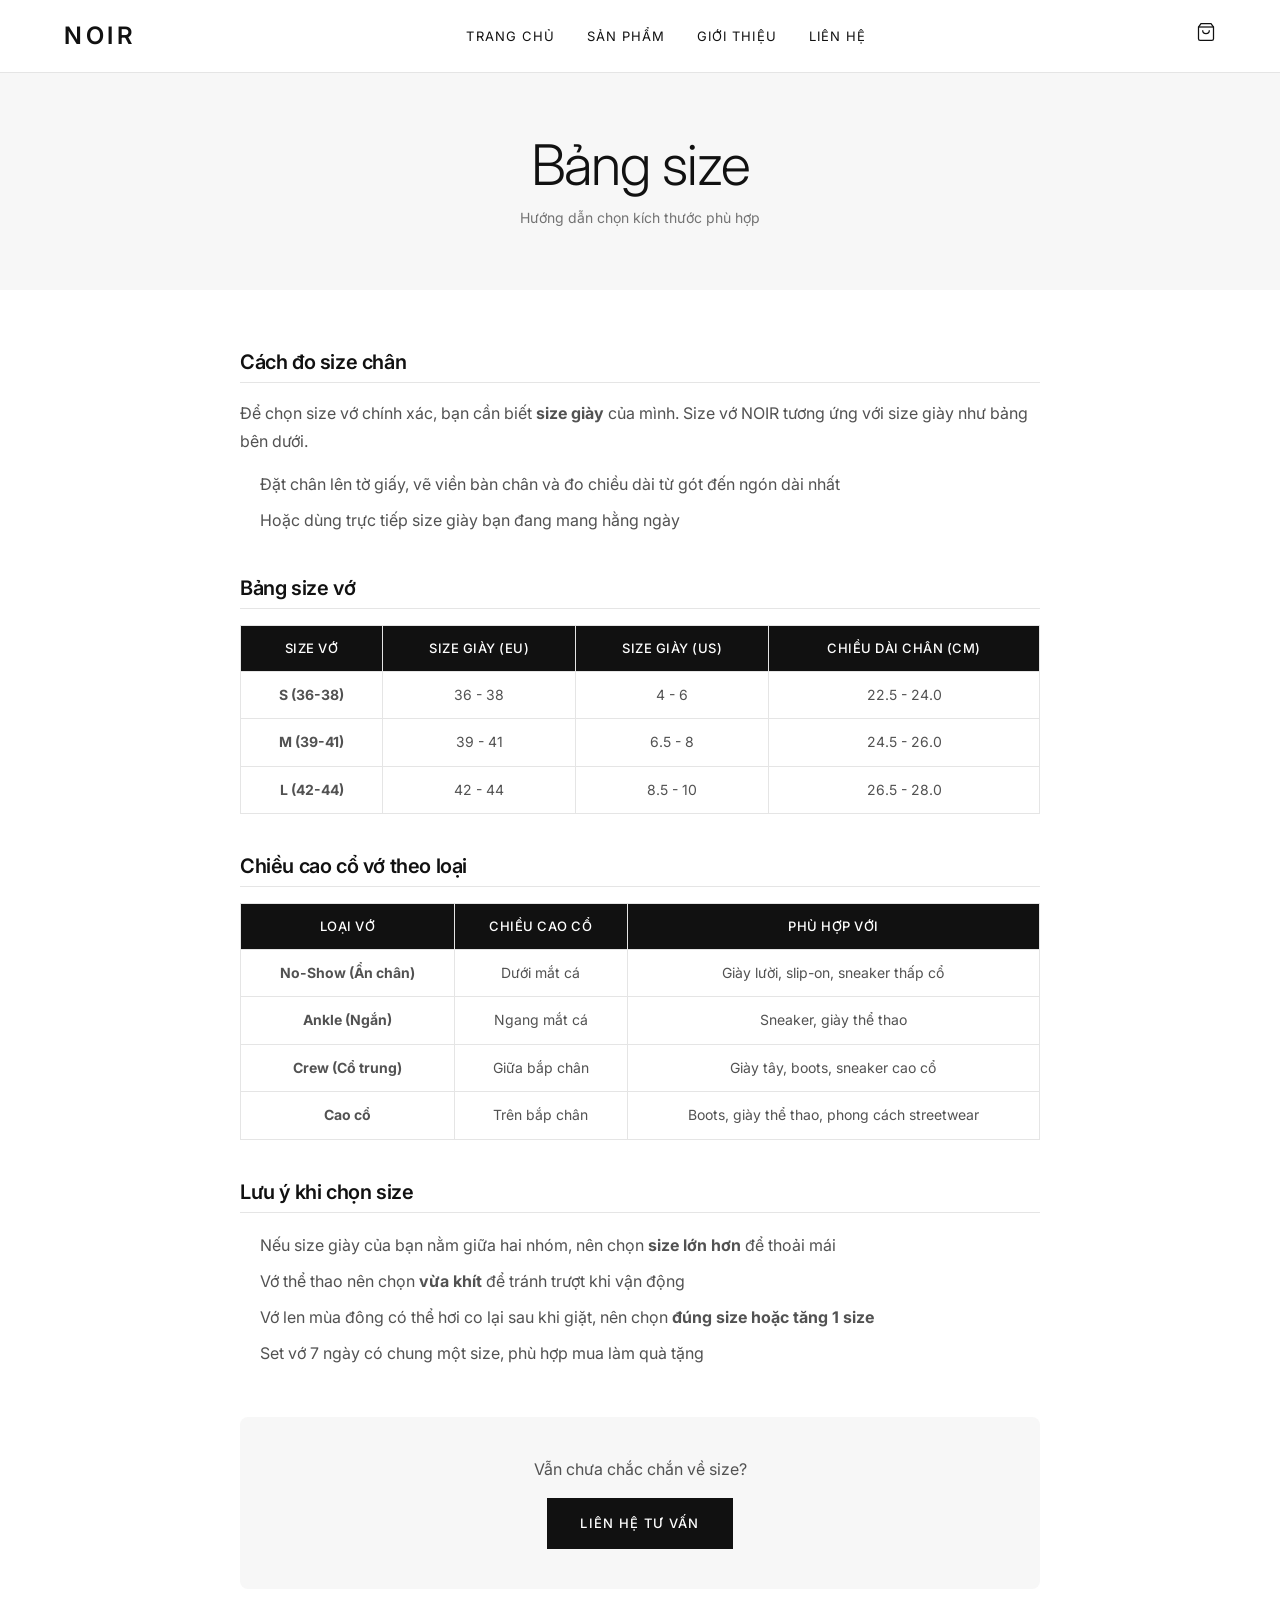
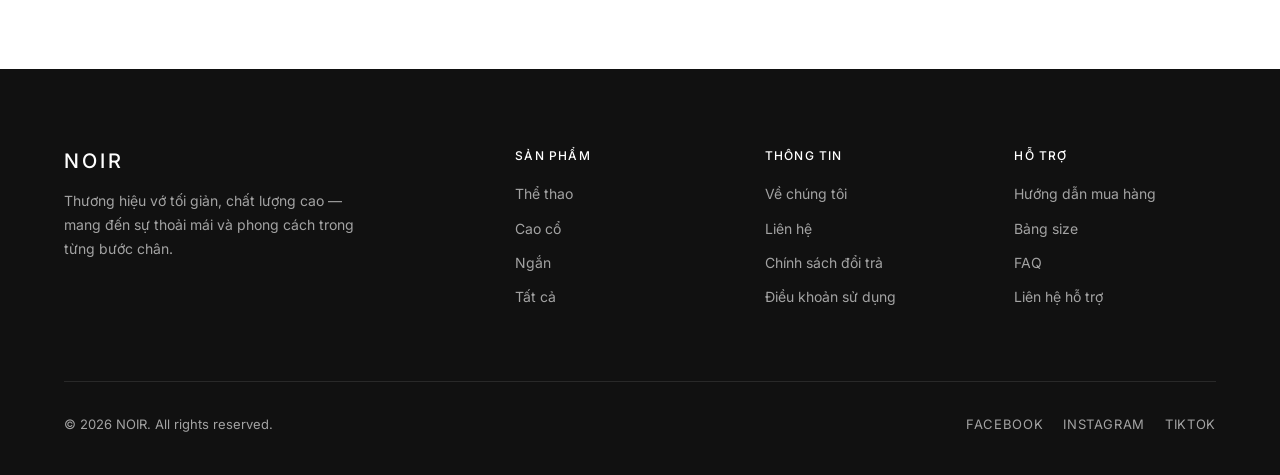
<file: bang-size.html>
<!DOCTYPE html>
<html lang="vi">
<head>
  <meta charset="UTF-8">
  <meta name="viewport" content="width=device-width, initial-scale=1.0">
  <title>Bảng size - NOIR</title>
  <meta name="description" content="Bảng hướng dẫn chọn size tại NOIR. Chọn đúng size cho phong cách hoàn hảo.">
  <link rel="preconnect" href="https://fonts.googleapis.com">
  <link rel="preconnect" href="https://fonts.gstatic.com" crossorigin>
  <link href="https://fonts.googleapis.com/css2?family=Inter:wght@300;400;500;600&display=swap" rel="stylesheet">
  <link rel="stylesheet" href="css/style.css">
</head>
<body>

  <!-- Header -->
  <header class="header">
    <nav class="nav container">
      <a href="index.html" class="nav-logo">NOIR</a>
      <ul class="nav-links">
        <li><a href="index.html">Trang chủ</a></li>
        <li><a href="shop.html">Sản phẩm</a></li>
        <li><a href="about.html">Giới thiệu</a></li>
        <li><a href="contact.html">Liên hệ</a></li>
      </ul>
      <div class="nav-actions">
        <a href="cart.html" class="cart-icon">
          <svg width="20" height="20" viewBox="0 0 24 24" fill="none" stroke="currentColor" stroke-width="1.5">
            <path d="M6 2L3 6v14a2 2 0 002 2h14a2 2 0 002-2V6l-3-4z"/>
            <line x1="3" y1="6" x2="21" y2="6"/>
            <path d="M16 10a4 4 0 01-8 0"/>
          </svg>
          <span class="cart-badge">0</span>
        </a>
        <div class="menu-toggle">
          <span></span>
          <span></span>
          <span></span>
        </div>
      </div>
    </nav>
  </header>

  <!-- Page Header -->
  <section class="page-header">
    <div class="container">
      <h1>Bảng size</h1>
      <p>Hướng dẫn chọn kích thước phù hợp</p>
    </div>
  </section>

  <!-- Content -->
  <section class="info-page">
    <div class="container">
      <div class="info-content fade-in">

        <div class="info-section">
          <h2>Cách đo size chân</h2>
          <p>Để chọn size vớ chính xác, bạn cần biết <strong>size giày</strong> của mình. Size vớ NOIR tương ứng với size giày như bảng bên dưới.</p>
          <ul>
            <li>Đặt chân lên tờ giấy, vẽ viền bàn chân và đo chiều dài từ gót đến ngón dài nhất</li>
            <li>Hoặc dùng trực tiếp size giày bạn đang mang hằng ngày</li>
          </ul>
        </div>

        <div class="info-section">
          <h2>Bảng size vớ</h2>
          <div class="size-table-wrapper">
            <table class="size-table">
              <thead>
                <tr>
                  <th>Size vớ</th>
                  <th>Size giày (EU)</th>
                  <th>Size giày (US)</th>
                  <th>Chiều dài chân (cm)</th>
                </tr>
              </thead>
              <tbody>
                <tr>
                  <td><strong>S (36-38)</strong></td>
                  <td>36 - 38</td>
                  <td>4 - 6</td>
                  <td>22.5 - 24.0</td>
                </tr>
                <tr>
                  <td><strong>M (39-41)</strong></td>
                  <td>39 - 41</td>
                  <td>6.5 - 8</td>
                  <td>24.5 - 26.0</td>
                </tr>
                <tr>
                  <td><strong>L (42-44)</strong></td>
                  <td>42 - 44</td>
                  <td>8.5 - 10</td>
                  <td>26.5 - 28.0</td>
                </tr>
              </tbody>
            </table>
          </div>
        </div>

        <div class="info-section">
          <h2>Chiều cao cổ vớ theo loại</h2>
          <div class="size-table-wrapper">
            <table class="size-table">
              <thead>
                <tr>
                  <th>Loại vớ</th>
                  <th>Chiều cao cổ</th>
                  <th>Phù hợp với</th>
                </tr>
              </thead>
              <tbody>
                <tr>
                  <td><strong>No-Show (Ẩn chân)</strong></td>
                  <td>Dưới mắt cá</td>
                  <td>Giày lười, slip-on, sneaker thấp cổ</td>
                </tr>
                <tr>
                  <td><strong>Ankle (Ngắn)</strong></td>
                  <td>Ngang mắt cá</td>
                  <td>Sneaker, giày thể thao</td>
                </tr>
                <tr>
                  <td><strong>Crew (Cổ trung)</strong></td>
                  <td>Giữa bắp chân</td>
                  <td>Giày tây, boots, sneaker cao cổ</td>
                </tr>
                <tr>
                  <td><strong>Cao cổ</strong></td>
                  <td>Trên bắp chân</td>
                  <td>Boots, giày thể thao, phong cách streetwear</td>
                </tr>
              </tbody>
            </table>
          </div>
        </div>

        <div class="info-section">
          <h2>Lưu ý khi chọn size</h2>
          <ul>
            <li>Nếu size giày của bạn nằm giữa hai nhóm, nên chọn <strong>size lớn hơn</strong> để thoải mái</li>
            <li>Vớ thể thao nên chọn <strong>vừa khít</strong> để tránh trượt khi vận động</li>
            <li>Vớ len mùa đông có thể hơi co lại sau khi giặt, nên chọn <strong>đúng size hoặc tăng 1 size</strong></li>
            <li>Set vớ 7 ngày có chung một size, phù hợp mua làm quà tặng</li>
          </ul>
        </div>

        <div class="info-cta">
          <p>Vẫn chưa chắc chắn về size?</p>
          <a href="contact.html" class="btn btn-primary">Liên hệ tư vấn</a>
        </div>

      </div>
    </div>
  </section>

  <!-- Footer -->
  <footer class="footer">
    <div class="container">
      <div class="footer-grid">
        <div class="footer-brand">
          <h4>NOIR</h4>
          <p>Thương hiệu vớ tối giản, chất lượng cao — mang đến sự thoải mái và phong cách trong từng bước chân.</p>
        </div>
        <div class="footer-col">
          <h4>Sản phẩm</h4>
          <a href="shop.html?category=thethao">Thể thao</a>
          <a href="shop.html?category=caoco">Cao cổ</a>
          <a href="shop.html?category=ngan">Ngắn</a>
          <a href="shop.html">Tất cả</a>
        </div>
        <div class="footer-col">
          <h4>Thông tin</h4>
          <a href="about.html">Về chúng tôi</a>
          <a href="contact.html">Liên hệ</a>
          <a href="chinh-sach-doi-tra.html">Chính sách đổi trả</a>
          <a href="dieu-khoan.html">Điều khoản sử dụng</a>
        </div>
        <div class="footer-col">
          <h4>Hỗ trợ</h4>
          <a href="huong-dan-mua-hang.html">Hướng dẫn mua hàng</a>
          <a href="bang-size.html">Bảng size</a>
          <a href="faq.html">FAQ</a>
          <a href="contact.html">Liên hệ hỗ trợ</a>
        </div>
      </div>
      <div class="footer-bottom">
        <p>&copy; 2026 NOIR. All rights reserved.</p>
        <div class="social-links">
          <a href="#">Facebook</a>
          <a href="#">Instagram</a>
          <a href="#">Tiktok</a>
        </div>
      </div>
    </div>
  </footer>

  <script src="js/products.js"></script>
  <script src="js/cart.js"></script>
  <script src="js/main.js"></script>
</body>
</html>
</file>
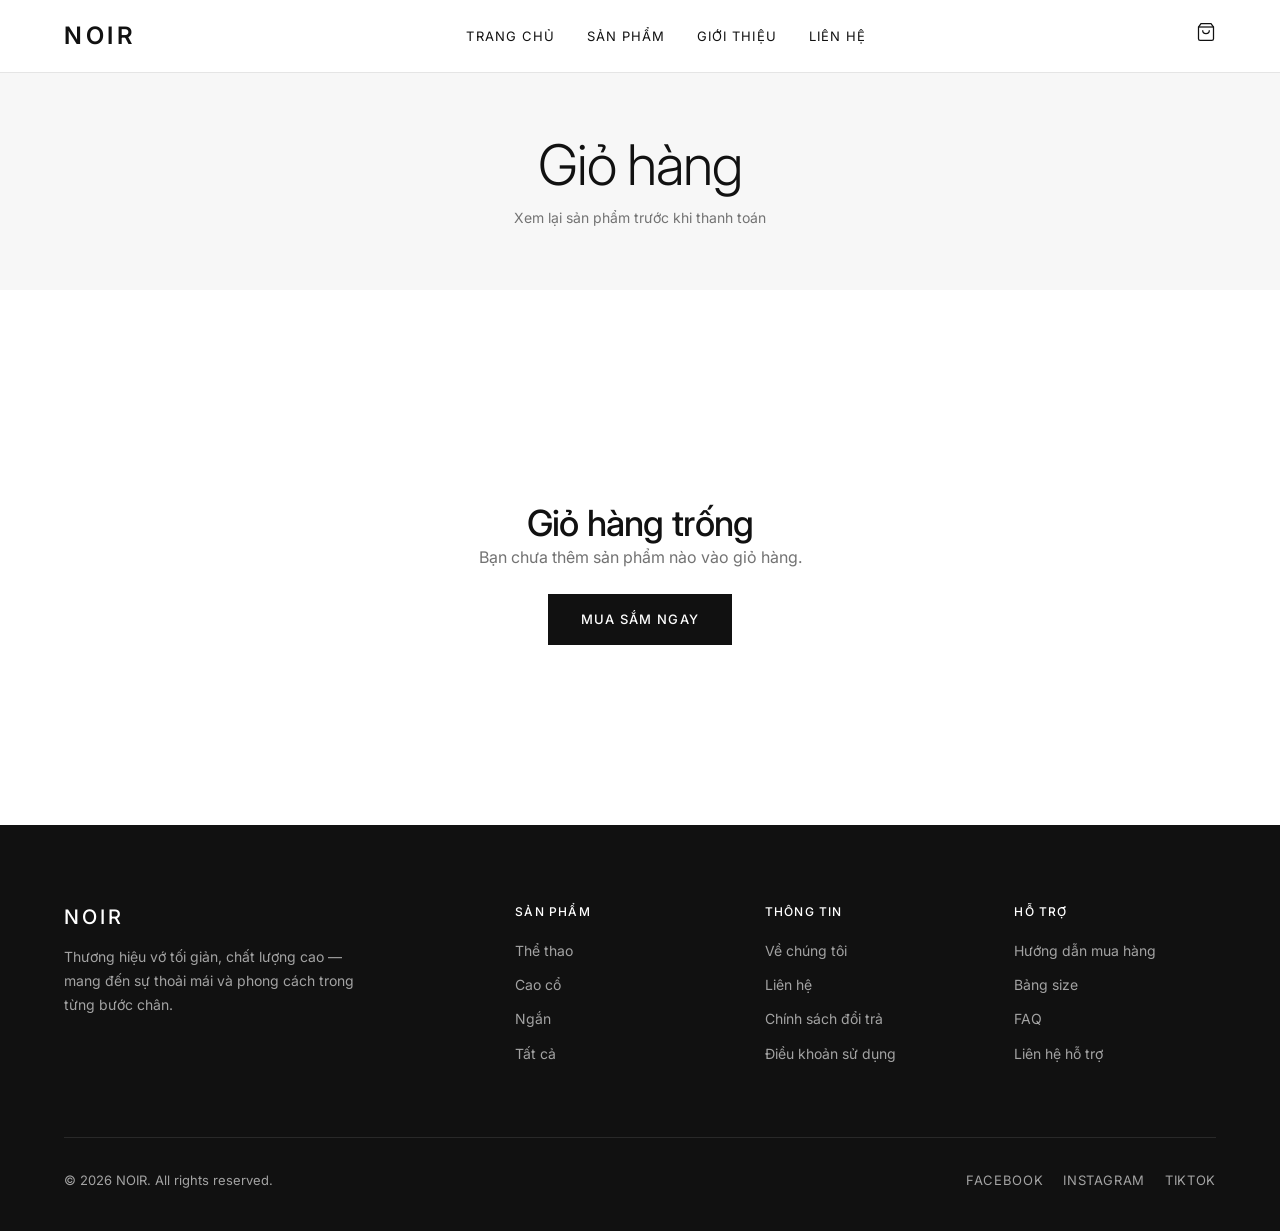
<file: cart.html>
<!DOCTYPE html>
<html lang="vi">
<head>
  <meta charset="UTF-8">
  <meta name="viewport" content="width=device-width, initial-scale=1.0">
  <title>Giỏ hàng - NOIR</title>
  <link rel="preconnect" href="https://fonts.googleapis.com">
  <link rel="preconnect" href="https://fonts.gstatic.com" crossorigin>
  <link href="https://fonts.googleapis.com/css2?family=Inter:wght@300;400;500;600&display=swap" rel="stylesheet">
  <link rel="stylesheet" href="css/style.css">
</head>
<body>

  <!-- Header -->
  <header class="header">
    <nav class="nav container">
      <a href="index.html" class="nav-logo">NOIR</a>
      <ul class="nav-links">
        <li><a href="index.html">Trang chủ</a></li>
        <li><a href="shop.html">Sản phẩm</a></li>
        <li><a href="about.html">Giới thiệu</a></li>
        <li><a href="contact.html">Liên hệ</a></li>
      </ul>
      <div class="nav-actions">
        <a href="cart.html" class="cart-icon">
          <svg width="20" height="20" viewBox="0 0 24 24" fill="none" stroke="currentColor" stroke-width="1.5">
            <path d="M6 2L3 6v14a2 2 0 002 2h14a2 2 0 002-2V6l-3-4z"/>
            <line x1="3" y1="6" x2="21" y2="6"/>
            <path d="M16 10a4 4 0 01-8 0"/>
          </svg>
          <span class="cart-badge">0</span>
        </a>
        <div class="menu-toggle">
          <span></span>
          <span></span>
          <span></span>
        </div>
      </div>
    </nav>
  </header>

  <!-- Page Header -->
  <section class="page-header">
    <div class="container">
      <h1>Giỏ hàng</h1>
      <p>Xem lại sản phẩm trước khi thanh toán</p>
    </div>
  </section>

  <!-- Cart Content -->
  <section class="cart-page">
    <div class="container">
      <!-- Empty State -->
      <div id="cart-empty" class="cart-empty" style="display:none;">
        <h2>Giỏ hàng trống</h2>
        <p>Bạn chưa thêm sản phẩm nào vào giỏ hàng.</p>
        <a href="shop.html" class="btn btn-primary">Mua sắm ngay</a>
      </div>

      <!-- Cart Grid -->
      <div id="cart-content" class="cart-grid">
        <div class="cart-items" id="cart-items"></div>
        <div class="cart-summary" id="cart-summary"></div>
      </div>
    </div>
  </section>

  <!-- Footer -->
  <footer class="footer">
    <div class="container">
      <div class="footer-grid">
        <div class="footer-brand">
          <h4>NOIR</h4>
          <p>Thương hiệu vớ tối giản, chất lượng cao — mang đến sự thoải mái và phong cách trong từng bước chân.</p>
        </div>
        <div class="footer-col">
          <h4>Sản phẩm</h4>
          <a href="shop.html?category=thethao">Thể thao</a>
          <a href="shop.html?category=caoco">Cao cổ</a>
          <a href="shop.html?category=ngan">Ngắn</a>
          <a href="shop.html">Tất cả</a>
        </div>
        <div class="footer-col">
          <h4>Thông tin</h4>
          <a href="about.html">Về chúng tôi</a>
          <a href="contact.html">Liên hệ</a>
          <a href="chinh-sach-doi-tra.html">Chính sách đổi trả</a>
          <a href="dieu-khoan.html">Điều khoản sử dụng</a>
        </div>
        <div class="footer-col">
          <h4>Hỗ trợ</h4>
          <a href="huong-dan-mua-hang.html">Hướng dẫn mua hàng</a>
          <a href="bang-size.html">Bảng size</a>
          <a href="faq.html">FAQ</a>
          <a href="contact.html">Liên hệ hỗ trợ</a>
        </div>
      </div>
      <div class="footer-bottom">
        <p>&copy; 2026 NOIR. All rights reserved.</p>
        <div class="social-links">
          <a href="#">Facebook</a>
          <a href="#">Instagram</a>
          <a href="#">Tiktok</a>
        </div>
      </div>
    </div>
  </footer>

  <script src="js/products.js"></script>
  <script src="js/cart.js"></script>
  <script src="js/main.js"></script>
  <script>
    document.addEventListener('DOMContentLoaded', () => {
      renderCartPage();
    });
  </script>
</body>
</html>
</file>
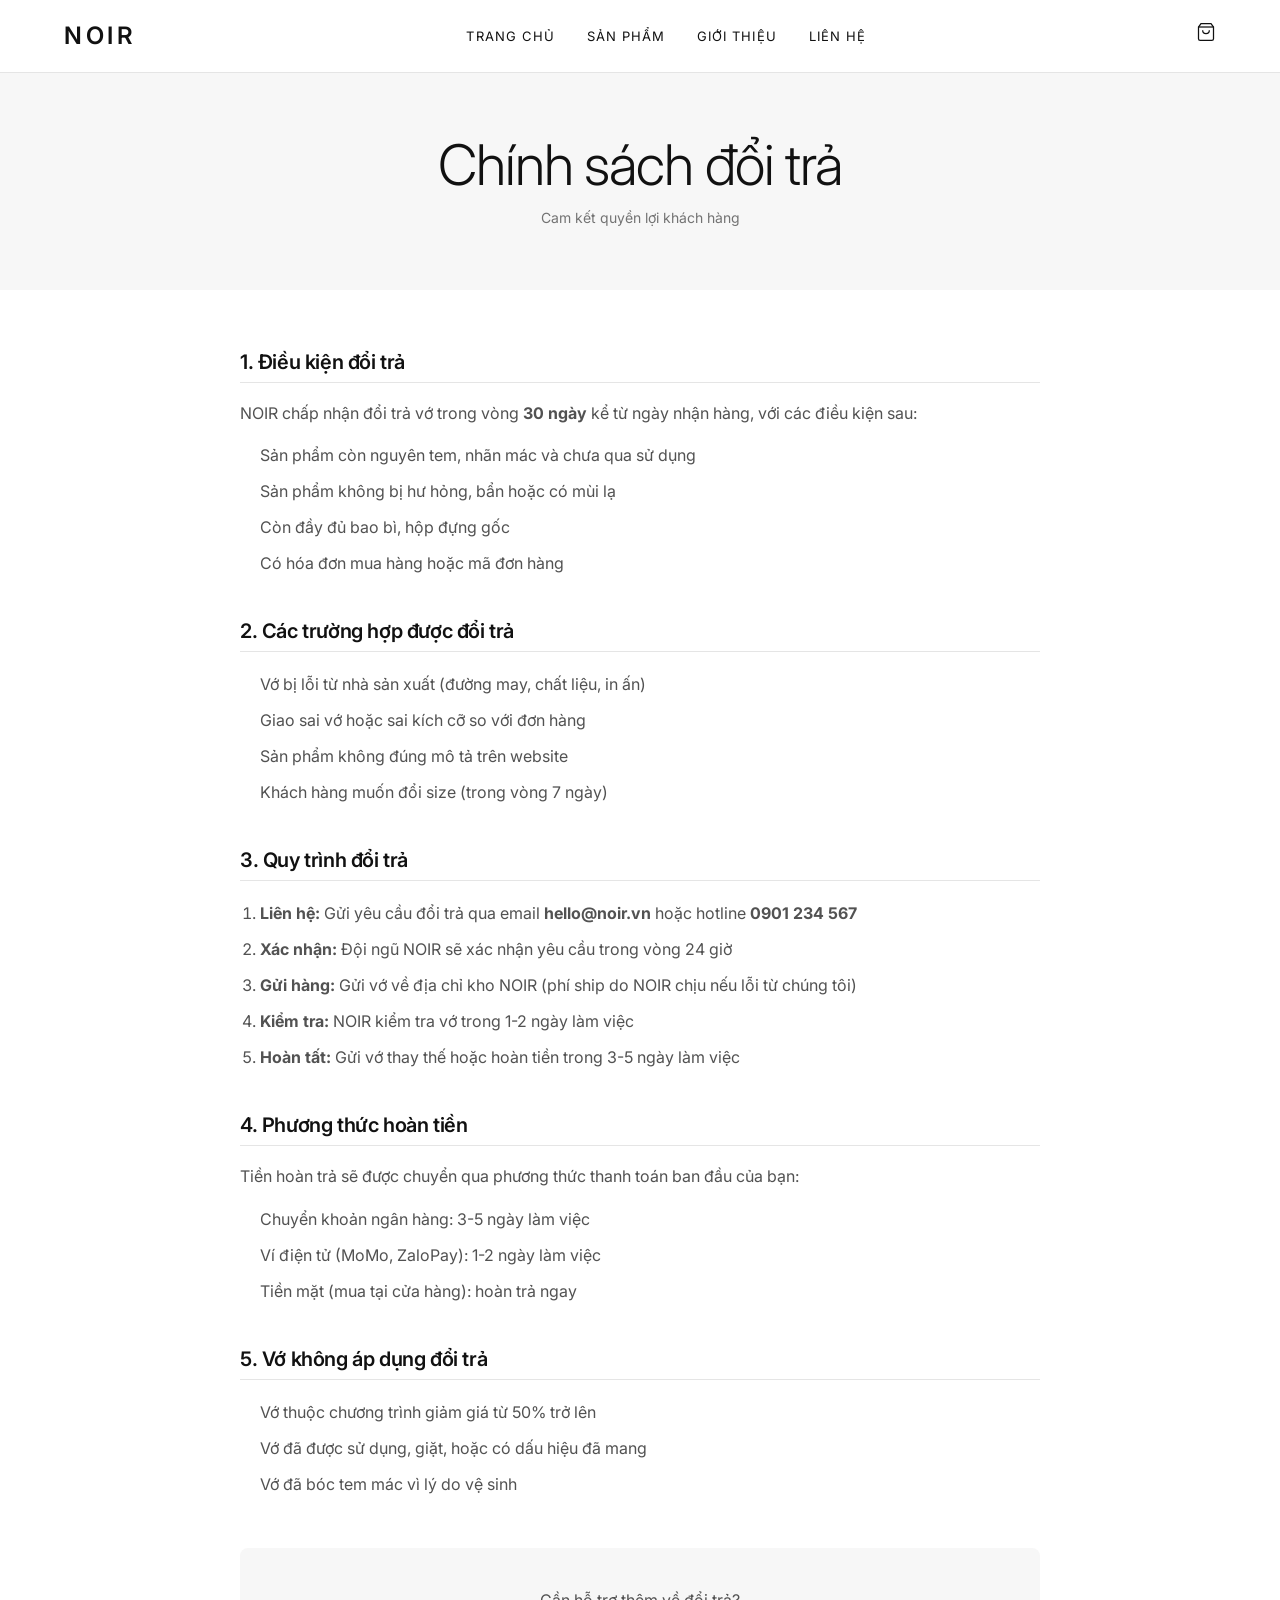
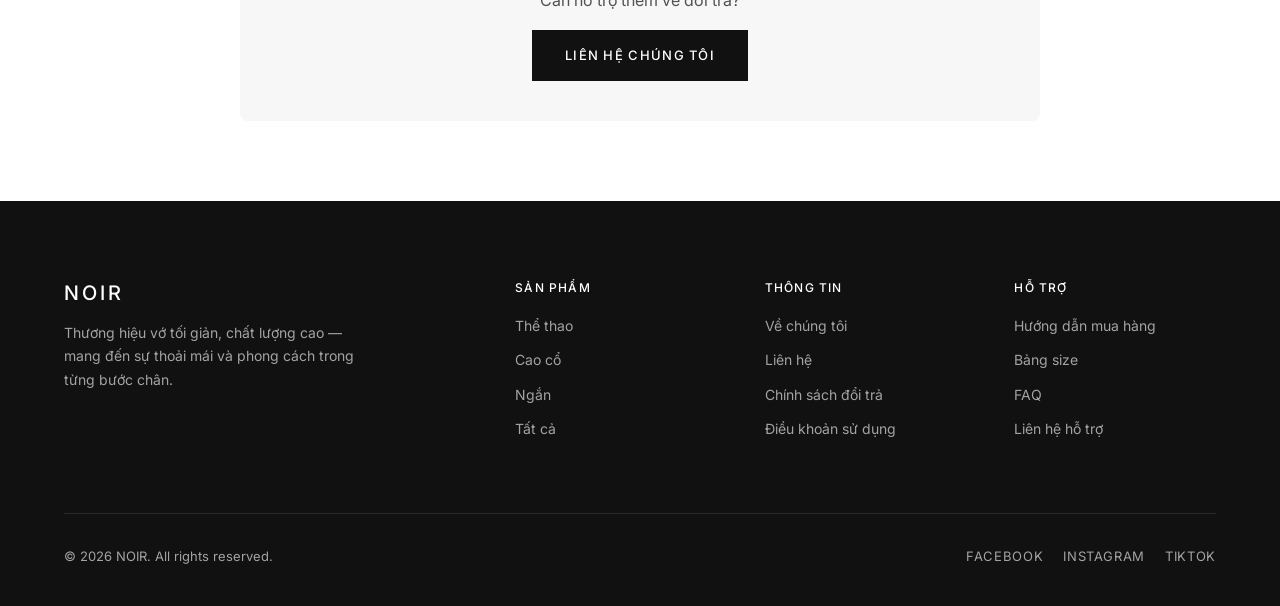
<file: chinh-sach-doi-tra.html>
<!DOCTYPE html>
<html lang="vi">
<head>
  <meta charset="UTF-8">
  <meta name="viewport" content="width=device-width, initial-scale=1.0">
  <title>Chính sách đổi trả - NOIR</title>
  <meta name="description" content="Chính sách đổi trả vớ tại NOIR. Đổi trả dễ dàng trong 30 ngày.">
  <link rel="preconnect" href="https://fonts.googleapis.com">
  <link rel="preconnect" href="https://fonts.gstatic.com" crossorigin>
  <link href="https://fonts.googleapis.com/css2?family=Inter:wght@300;400;500;600&display=swap" rel="stylesheet">
  <link rel="stylesheet" href="css/style.css">
</head>
<body>

  <!-- Header -->
  <header class="header">
    <nav class="nav container">
      <a href="index.html" class="nav-logo">NOIR</a>
      <ul class="nav-links">
        <li><a href="index.html">Trang chủ</a></li>
        <li><a href="shop.html">Sản phẩm</a></li>
        <li><a href="about.html">Giới thiệu</a></li>
        <li><a href="contact.html">Liên hệ</a></li>
      </ul>
      <div class="nav-actions">
        <a href="cart.html" class="cart-icon">
          <svg width="20" height="20" viewBox="0 0 24 24" fill="none" stroke="currentColor" stroke-width="1.5">
            <path d="M6 2L3 6v14a2 2 0 002 2h14a2 2 0 002-2V6l-3-4z"/>
            <line x1="3" y1="6" x2="21" y2="6"/>
            <path d="M16 10a4 4 0 01-8 0"/>
          </svg>
          <span class="cart-badge">0</span>
        </a>
        <div class="menu-toggle">
          <span></span>
          <span></span>
          <span></span>
        </div>
      </div>
    </nav>
  </header>

  <!-- Page Header -->
  <section class="page-header">
    <div class="container">
      <h1>Chính sách đổi trả</h1>
      <p>Cam kết quyền lợi khách hàng</p>
    </div>
  </section>

  <!-- Content -->
  <section class="info-page">
    <div class="container">
      <div class="info-content fade-in">

        <div class="info-section">
          <h2>1. Điều kiện đổi trả</h2>
          <p>NOIR chấp nhận đổi trả vớ trong vòng <strong>30 ngày</strong> kể từ ngày nhận hàng, với các điều kiện sau:</p>
          <ul>
            <li>Sản phẩm còn nguyên tem, nhãn mác và chưa qua sử dụng</li>
            <li>Sản phẩm không bị hư hỏng, bẩn hoặc có mùi lạ</li>
            <li>Còn đầy đủ bao bì, hộp đựng gốc</li>
            <li>Có hóa đơn mua hàng hoặc mã đơn hàng</li>
          </ul>
        </div>

        <div class="info-section">
          <h2>2. Các trường hợp được đổi trả</h2>
          <ul>
            <li>Vớ bị lỗi từ nhà sản xuất (đường may, chất liệu, in ấn)</li>
            <li>Giao sai vớ hoặc sai kích cỡ so với đơn hàng</li>
            <li>Sản phẩm không đúng mô tả trên website</li>
            <li>Khách hàng muốn đổi size (trong vòng 7 ngày)</li>
          </ul>
        </div>

        <div class="info-section">
          <h2>3. Quy trình đổi trả</h2>
          <ol>
            <li><strong>Liên hệ:</strong> Gửi yêu cầu đổi trả qua email <strong>hello@noir.vn</strong> hoặc hotline <strong>0901 234 567</strong></li>
            <li><strong>Xác nhận:</strong> Đội ngũ NOIR sẽ xác nhận yêu cầu trong vòng 24 giờ</li>
            <li><strong>Gửi hàng:</strong> Gửi vớ về địa chỉ kho NOIR (phí ship do NOIR chịu nếu lỗi từ chúng tôi)</li>
            <li><strong>Kiểm tra:</strong> NOIR kiểm tra vớ trong 1-2 ngày làm việc</li>
            <li><strong>Hoàn tất:</strong> Gửi vớ thay thế hoặc hoàn tiền trong 3-5 ngày làm việc</li>
          </ol>
        </div>

        <div class="info-section">
          <h2>4. Phương thức hoàn tiền</h2>
          <p>Tiền hoàn trả sẽ được chuyển qua phương thức thanh toán ban đầu của bạn:</p>
          <ul>
            <li>Chuyển khoản ngân hàng: 3-5 ngày làm việc</li>
            <li>Ví điện tử (MoMo, ZaloPay): 1-2 ngày làm việc</li>
            <li>Tiền mặt (mua tại cửa hàng): hoàn trả ngay</li>
          </ul>
        </div>

        <div class="info-section">
          <h2>5. Vớ không áp dụng đổi trả</h2>
          <ul>
            <li>Vớ thuộc chương trình giảm giá từ 50% trở lên</li>
            <li>Vớ đã được sử dụng, giặt, hoặc có dấu hiệu đã mang</li>
            <li>Vớ đã bóc tem mác vì lý do vệ sinh</li>
          </ul>
        </div>

        <div class="info-cta">
          <p>Cần hỗ trợ thêm về đổi trả?</p>
          <a href="contact.html" class="btn btn-primary">Liên hệ chúng tôi</a>
        </div>

      </div>
    </div>
  </section>

  <!-- Footer -->
  <footer class="footer">
    <div class="container">
      <div class="footer-grid">
        <div class="footer-brand">
          <h4>NOIR</h4>
          <p>Thương hiệu vớ tối giản, chất lượng cao — mang đến sự thoải mái và phong cách trong từng bước chân.</p>
        </div>
        <div class="footer-col">
          <h4>Sản phẩm</h4>
          <a href="shop.html?category=thethao">Thể thao</a>
          <a href="shop.html?category=caoco">Cao cổ</a>
          <a href="shop.html?category=ngan">Ngắn</a>
          <a href="shop.html">Tất cả</a>
        </div>
        <div class="footer-col">
          <h4>Thông tin</h4>
          <a href="about.html">Về chúng tôi</a>
          <a href="contact.html">Liên hệ</a>
          <a href="chinh-sach-doi-tra.html">Chính sách đổi trả</a>
          <a href="dieu-khoan.html">Điều khoản sử dụng</a>
        </div>
        <div class="footer-col">
          <h4>Hỗ trợ</h4>
          <a href="huong-dan-mua-hang.html">Hướng dẫn mua hàng</a>
          <a href="bang-size.html">Bảng size</a>
          <a href="faq.html">FAQ</a>
          <a href="contact.html">Liên hệ hỗ trợ</a>
        </div>
      </div>
      <div class="footer-bottom">
        <p>&copy; 2026 NOIR. All rights reserved.</p>
        <div class="social-links">
          <a href="#">Facebook</a>
          <a href="#">Instagram</a>
          <a href="#">Tiktok</a>
        </div>
      </div>
    </div>
  </footer>

  <script src="js/products.js"></script>
  <script src="js/cart.js"></script>
  <script src="js/main.js"></script>
</body>
</html>
</file>
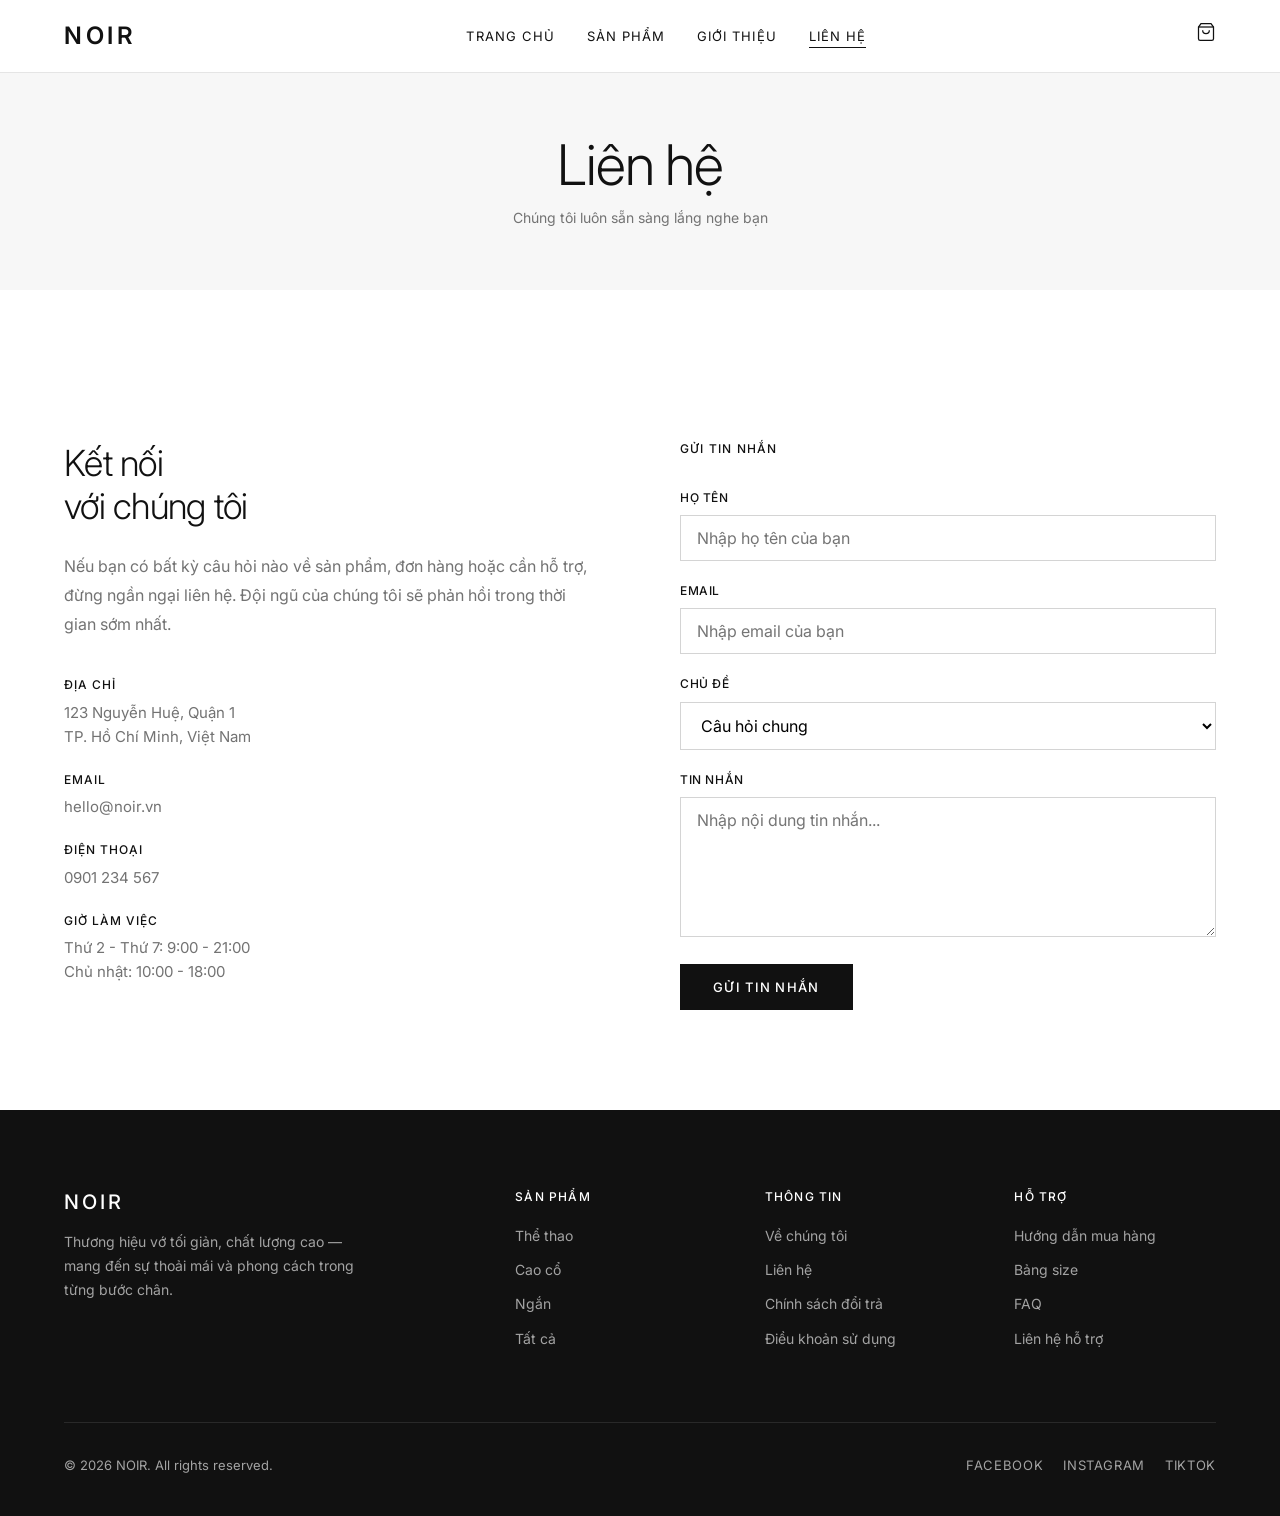
<file: contact.html>
<!DOCTYPE html>
<html lang="vi">
<head>
  <meta charset="UTF-8">
  <meta name="viewport" content="width=device-width, initial-scale=1.0">
  <title>Liên hệ - NOIR</title>
  <meta name="description" content="Liên hệ với NOIR. Chúng tôi luôn sẵn sàng hỗ trợ bạn.">
  <link rel="preconnect" href="https://fonts.googleapis.com">
  <link rel="preconnect" href="https://fonts.gstatic.com" crossorigin>
  <link href="https://fonts.googleapis.com/css2?family=Inter:wght@300;400;500;600&display=swap" rel="stylesheet">
  <link rel="stylesheet" href="css/style.css">
</head>
<body>

  <!-- Header -->
  <header class="header">
    <nav class="nav container">
      <a href="index.html" class="nav-logo">NOIR</a>
      <ul class="nav-links">
        <li><a href="index.html">Trang chủ</a></li>
        <li><a href="shop.html">Sản phẩm</a></li>
        <li><a href="about.html">Giới thiệu</a></li>
        <li><a href="contact.html" class="active">Liên hệ</a></li>
      </ul>
      <div class="nav-actions">
        <a href="cart.html" class="cart-icon">
          <svg width="20" height="20" viewBox="0 0 24 24" fill="none" stroke="currentColor" stroke-width="1.5">
            <path d="M6 2L3 6v14a2 2 0 002 2h14a2 2 0 002-2V6l-3-4z"/>
            <line x1="3" y1="6" x2="21" y2="6"/>
            <path d="M16 10a4 4 0 01-8 0"/>
          </svg>
          <span class="cart-badge">0</span>
        </a>
        <div class="menu-toggle">
          <span></span>
          <span></span>
          <span></span>
        </div>
      </div>
    </nav>
  </header>

  <!-- Page Header -->
  <section class="page-header">
    <div class="container">
      <h1>Liên hệ</h1>
      <p>Chúng tôi luôn sẵn sàng lắng nghe bạn</p>
    </div>
  </section>

  <!-- Contact Content -->
  <section class="contact-page">
    <div class="container">
      <div class="contact-grid">
        <!-- Contact Info -->
        <div class="contact-info fade-in">
          <h2>Kết nối<br>với chúng tôi</h2>
          <p>Nếu bạn có bất kỳ câu hỏi nào về sản phẩm, đơn hàng hoặc cần hỗ trợ, đừng ngần ngại liên hệ. Đội ngũ của chúng tôi sẽ phản hồi trong thời gian sớm nhất.</p>

          <div class="contact-detail">
            <h4>Địa chỉ</h4>
            <p>123 Nguyễn Huệ, Quận 1<br>TP. Hồ Chí Minh, Việt Nam</p>
          </div>

          <div class="contact-detail">
            <h4>Email</h4>
            <p>hello@noir.vn</p>
          </div>

          <div class="contact-detail">
            <h4>Điện thoại</h4>
            <p>0901 234 567</p>
          </div>

          <div class="contact-detail">
            <h4>Giờ làm việc</h4>
            <p>Thứ 2 - Thứ 7: 9:00 - 21:00<br>Chủ nhật: 10:00 - 18:00</p>
          </div>
        </div>

        <!-- Contact Form -->
        <div class="contact-form fade-in">
          <h3>Gửi tin nhắn</h3>
          <form onsubmit="event.preventDefault(); showToast('Tin nhắn đã được gửi. Cảm ơn bạn!'); this.reset();">
            <div class="form-group">
              <label for="name">Họ tên</label>
              <input type="text" id="name" placeholder="Nhập họ tên của bạn" required>
            </div>
            <div class="form-group">
              <label for="email">Email</label>
              <input type="email" id="email" placeholder="Nhập email của bạn" required>
            </div>
            <div class="form-group">
              <label for="subject">Chủ đề</label>
              <select id="subject">
                <option value="general">Câu hỏi chung</option>
                <option value="order">Về đơn hàng</option>
                <option value="return">Đổi trả sản phẩm</option>
                <option value="other">Khác</option>
              </select>
            </div>
            <div class="form-group">
              <label for="message">Tin nhắn</label>
              <textarea id="message" placeholder="Nhập nội dung tin nhắn..." required></textarea>
            </div>
            <button type="submit" class="btn btn-primary">Gửi tin nhắn</button>
          </form>
        </div>
      </div>
    </div>
  </section>

  <!-- Footer -->
  <footer class="footer">
    <div class="container">
      <div class="footer-grid">
        <div class="footer-brand">
          <h4>NOIR</h4>
          <p>Thương hiệu vớ tối giản, chất lượng cao — mang đến sự thoải mái và phong cách trong từng bước chân.</p>
        </div>
        <div class="footer-col">
          <h4>Sản phẩm</h4>
          <a href="shop.html?category=thethao">Thể thao</a>
          <a href="shop.html?category=caoco">Cao cổ</a>
          <a href="shop.html?category=ngan">Ngắn</a>
          <a href="shop.html">Tất cả</a>
        </div>
        <div class="footer-col">
          <h4>Thông tin</h4>
          <a href="about.html">Về chúng tôi</a>
          <a href="contact.html">Liên hệ</a>
          <a href="chinh-sach-doi-tra.html">Chính sách đổi trả</a>
          <a href="dieu-khoan.html">Điều khoản sử dụng</a>
        </div>
        <div class="footer-col">
          <h4>Hỗ trợ</h4>
          <a href="huong-dan-mua-hang.html">Hướng dẫn mua hàng</a>
          <a href="bang-size.html">Bảng size</a>
          <a href="faq.html">FAQ</a>
          <a href="contact.html">Liên hệ hỗ trợ</a>
        </div>
      </div>
      <div class="footer-bottom">
        <p>&copy; 2026 NOIR. All rights reserved.</p>
        <div class="social-links">
          <a href="#">Facebook</a>
          <a href="#">Instagram</a>
          <a href="#">Tiktok</a>
        </div>
      </div>
    </div>
  </footer>

  <script src="js/products.js"></script>
  <script src="js/cart.js"></script>
  <script src="js/main.js"></script>
</body>
</html>
</file>
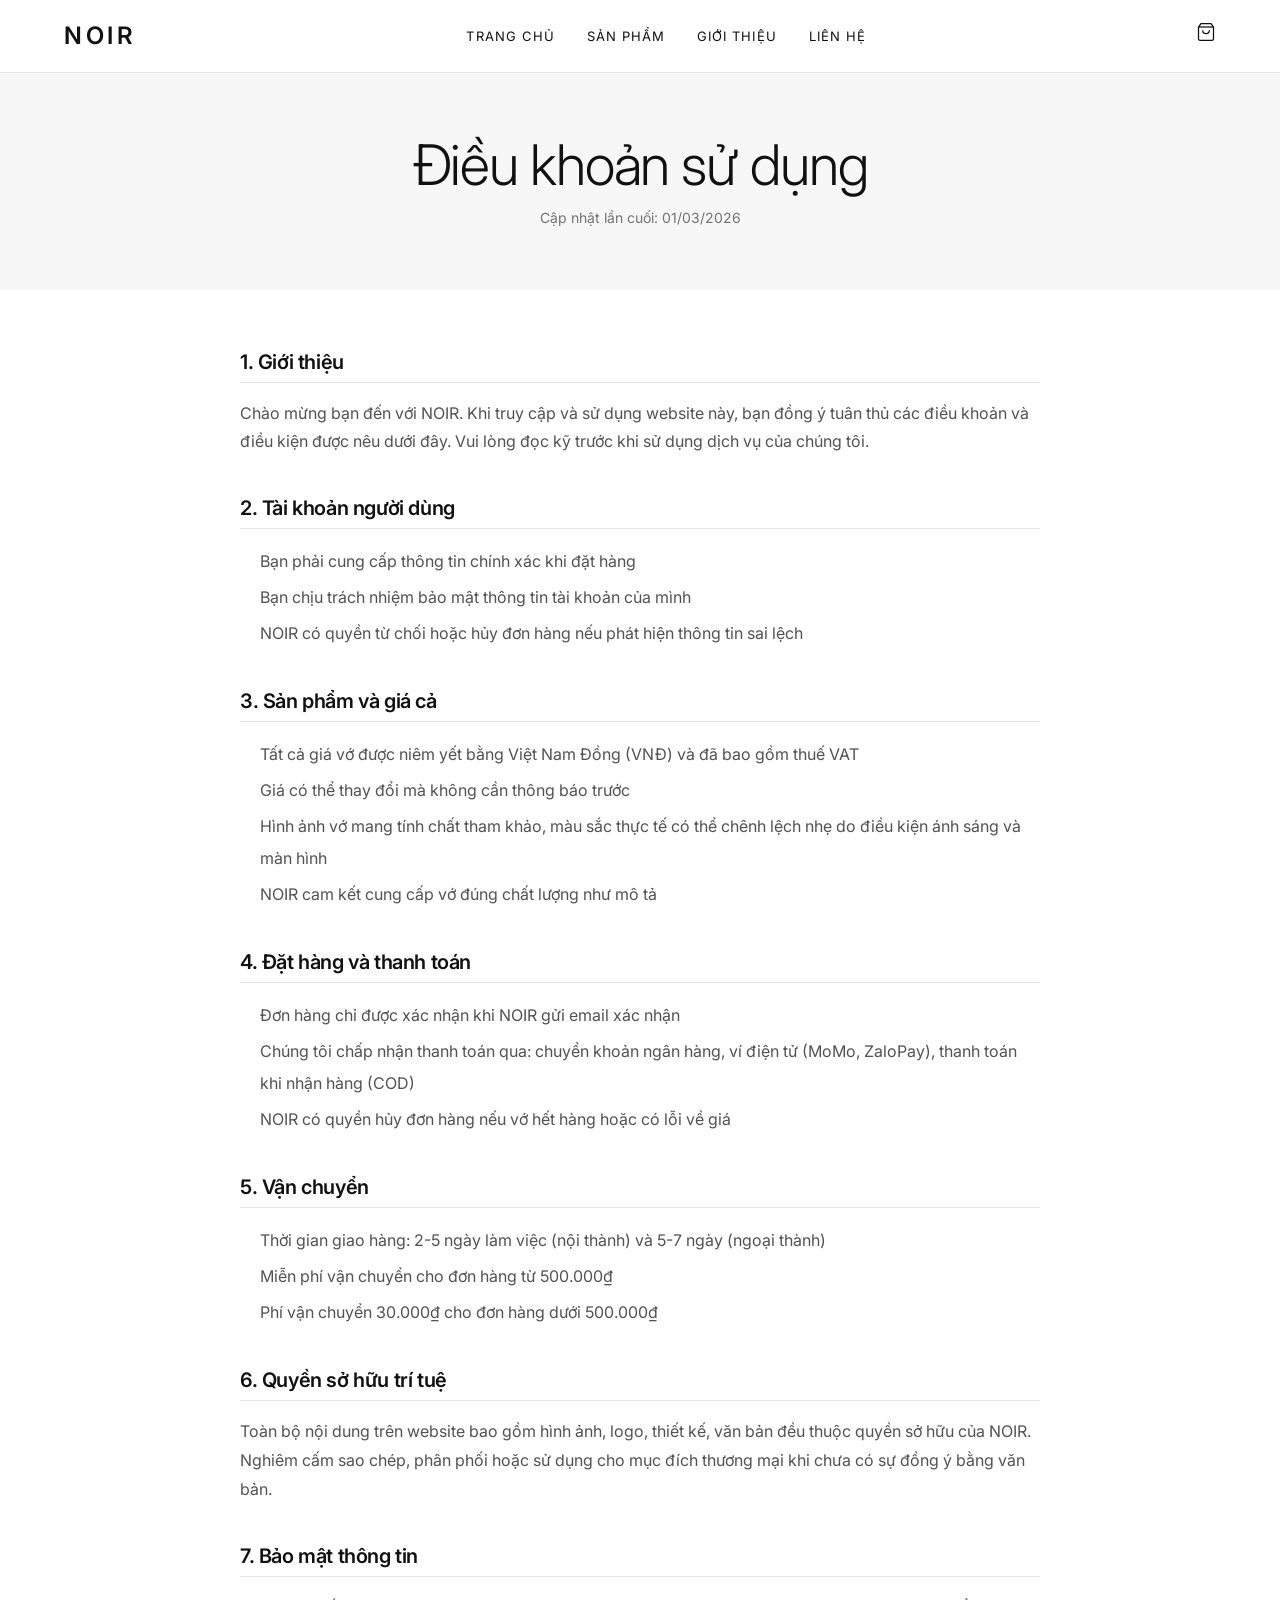
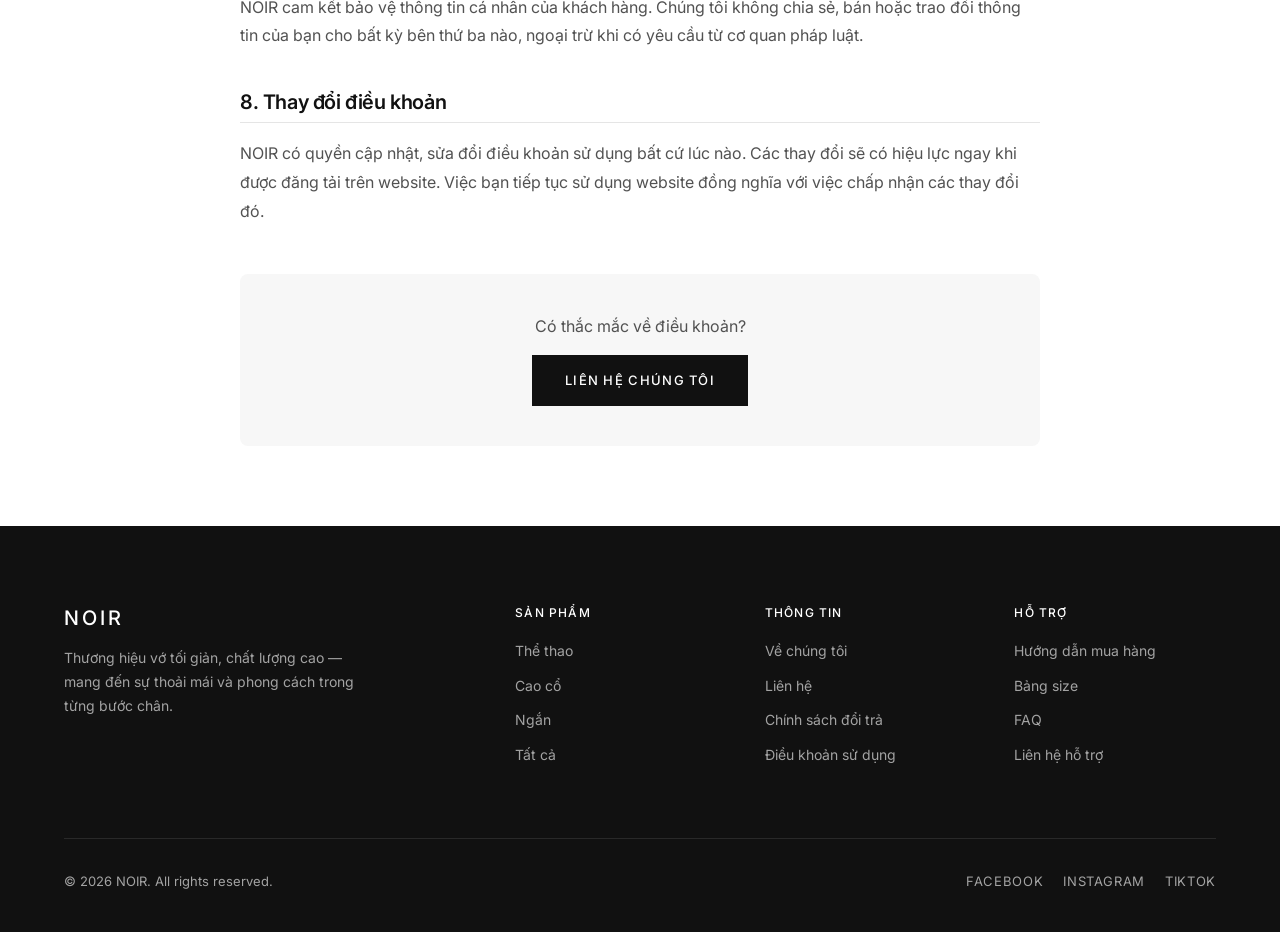
<file: dieu-khoan.html>
<!DOCTYPE html>
<html lang="vi">
<head>
  <meta charset="UTF-8">
  <meta name="viewport" content="width=device-width, initial-scale=1.0">
  <title>Điều khoản sử dụng - NOIR</title>
  <meta name="description" content="Điều khoản sử dụng website NOIR Fashion.">
  <link rel="preconnect" href="https://fonts.googleapis.com">
  <link rel="preconnect" href="https://fonts.gstatic.com" crossorigin>
  <link href="https://fonts.googleapis.com/css2?family=Inter:wght@300;400;500;600&display=swap" rel="stylesheet">
  <link rel="stylesheet" href="css/style.css">
</head>
<body>

  <!-- Header -->
  <header class="header">
    <nav class="nav container">
      <a href="index.html" class="nav-logo">NOIR</a>
      <ul class="nav-links">
        <li><a href="index.html">Trang chủ</a></li>
        <li><a href="shop.html">Sản phẩm</a></li>
        <li><a href="about.html">Giới thiệu</a></li>
        <li><a href="contact.html">Liên hệ</a></li>
      </ul>
      <div class="nav-actions">
        <a href="cart.html" class="cart-icon">
          <svg width="20" height="20" viewBox="0 0 24 24" fill="none" stroke="currentColor" stroke-width="1.5">
            <path d="M6 2L3 6v14a2 2 0 002 2h14a2 2 0 002-2V6l-3-4z"/>
            <line x1="3" y1="6" x2="21" y2="6"/>
            <path d="M16 10a4 4 0 01-8 0"/>
          </svg>
          <span class="cart-badge">0</span>
        </a>
        <div class="menu-toggle">
          <span></span>
          <span></span>
          <span></span>
        </div>
      </div>
    </nav>
  </header>

  <!-- Page Header -->
  <section class="page-header">
    <div class="container">
      <h1>Điều khoản sử dụng</h1>
      <p>Cập nhật lần cuối: 01/03/2026</p>
    </div>
  </section>

  <!-- Content -->
  <section class="info-page">
    <div class="container">
      <div class="info-content fade-in">

        <div class="info-section">
          <h2>1. Giới thiệu</h2>
          <p>Chào mừng bạn đến với NOIR. Khi truy cập và sử dụng website này, bạn đồng ý tuân thủ các điều khoản và điều kiện được nêu dưới đây. Vui lòng đọc kỹ trước khi sử dụng dịch vụ của chúng tôi.</p>
        </div>

        <div class="info-section">
          <h2>2. Tài khoản người dùng</h2>
          <ul>
            <li>Bạn phải cung cấp thông tin chính xác khi đặt hàng</li>
            <li>Bạn chịu trách nhiệm bảo mật thông tin tài khoản của mình</li>
            <li>NOIR có quyền từ chối hoặc hủy đơn hàng nếu phát hiện thông tin sai lệch</li>
          </ul>
        </div>

        <div class="info-section">
          <h2>3. Sản phẩm và giá cả</h2>
          <ul>
            <li>Tất cả giá vớ được niêm yết bằng Việt Nam Đồng (VNĐ) và đã bao gồm thuế VAT</li>
            <li>Giá có thể thay đổi mà không cần thông báo trước</li>
            <li>Hình ảnh vớ mang tính chất tham khảo, màu sắc thực tế có thể chênh lệch nhẹ do điều kiện ánh sáng và màn hình</li>
            <li>NOIR cam kết cung cấp vớ đúng chất lượng như mô tả</li>
          </ul>
        </div>

        <div class="info-section">
          <h2>4. Đặt hàng và thanh toán</h2>
          <ul>
            <li>Đơn hàng chỉ được xác nhận khi NOIR gửi email xác nhận</li>
            <li>Chúng tôi chấp nhận thanh toán qua: chuyển khoản ngân hàng, ví điện tử (MoMo, ZaloPay), thanh toán khi nhận hàng (COD)</li>
            <li>NOIR có quyền hủy đơn hàng nếu vớ hết hàng hoặc có lỗi về giá</li>
          </ul>
        </div>

        <div class="info-section">
          <h2>5. Vận chuyển</h2>
          <ul>
            <li>Thời gian giao hàng: 2-5 ngày làm việc (nội thành) và 5-7 ngày (ngoại thành)</li>
            <li>Miễn phí vận chuyển cho đơn hàng từ 500.000₫</li>
            <li>Phí vận chuyển 30.000₫ cho đơn hàng dưới 500.000₫</li>
          </ul>
        </div>

        <div class="info-section">
          <h2>6. Quyền sở hữu trí tuệ</h2>
          <p>Toàn bộ nội dung trên website bao gồm hình ảnh, logo, thiết kế, văn bản đều thuộc quyền sở hữu của NOIR. Nghiêm cấm sao chép, phân phối hoặc sử dụng cho mục đích thương mại khi chưa có sự đồng ý bằng văn bản.</p>
        </div>

        <div class="info-section">
          <h2>7. Bảo mật thông tin</h2>
          <p>NOIR cam kết bảo vệ thông tin cá nhân của khách hàng. Chúng tôi không chia sẻ, bán hoặc trao đổi thông tin của bạn cho bất kỳ bên thứ ba nào, ngoại trừ khi có yêu cầu từ cơ quan pháp luật.</p>
        </div>

        <div class="info-section">
          <h2>8. Thay đổi điều khoản</h2>
          <p>NOIR có quyền cập nhật, sửa đổi điều khoản sử dụng bất cứ lúc nào. Các thay đổi sẽ có hiệu lực ngay khi được đăng tải trên website. Việc bạn tiếp tục sử dụng website đồng nghĩa với việc chấp nhận các thay đổi đó.</p>
        </div>

        <div class="info-cta">
          <p>Có thắc mắc về điều khoản?</p>
          <a href="contact.html" class="btn btn-primary">Liên hệ chúng tôi</a>
        </div>

      </div>
    </div>
  </section>

  <!-- Footer -->
  <footer class="footer">
    <div class="container">
      <div class="footer-grid">
        <div class="footer-brand">
          <h4>NOIR</h4>
          <p>Thương hiệu vớ tối giản, chất lượng cao — mang đến sự thoải mái và phong cách trong từng bước chân.</p>
        </div>
        <div class="footer-col">
          <h4>Sản phẩm</h4>
          <a href="shop.html?category=thethao">Thể thao</a>
          <a href="shop.html?category=caoco">Cao cổ</a>
          <a href="shop.html?category=ngan">Ngắn</a>
          <a href="shop.html">Tất cả</a>
        </div>
        <div class="footer-col">
          <h4>Thông tin</h4>
          <a href="about.html">Về chúng tôi</a>
          <a href="contact.html">Liên hệ</a>
          <a href="chinh-sach-doi-tra.html">Chính sách đổi trả</a>
          <a href="dieu-khoan.html">Điều khoản sử dụng</a>
        </div>
        <div class="footer-col">
          <h4>Hỗ trợ</h4>
          <a href="huong-dan-mua-hang.html">Hướng dẫn mua hàng</a>
          <a href="bang-size.html">Bảng size</a>
          <a href="faq.html">FAQ</a>
          <a href="contact.html">Liên hệ hỗ trợ</a>
        </div>
      </div>
      <div class="footer-bottom">
        <p>&copy; 2026 NOIR. All rights reserved.</p>
        <div class="social-links">
          <a href="#">Facebook</a>
          <a href="#">Instagram</a>
          <a href="#">Tiktok</a>
        </div>
      </div>
    </div>
  </footer>

  <script src="js/products.js"></script>
  <script src="js/cart.js"></script>
  <script src="js/main.js"></script>
</body>
</html>
</file>
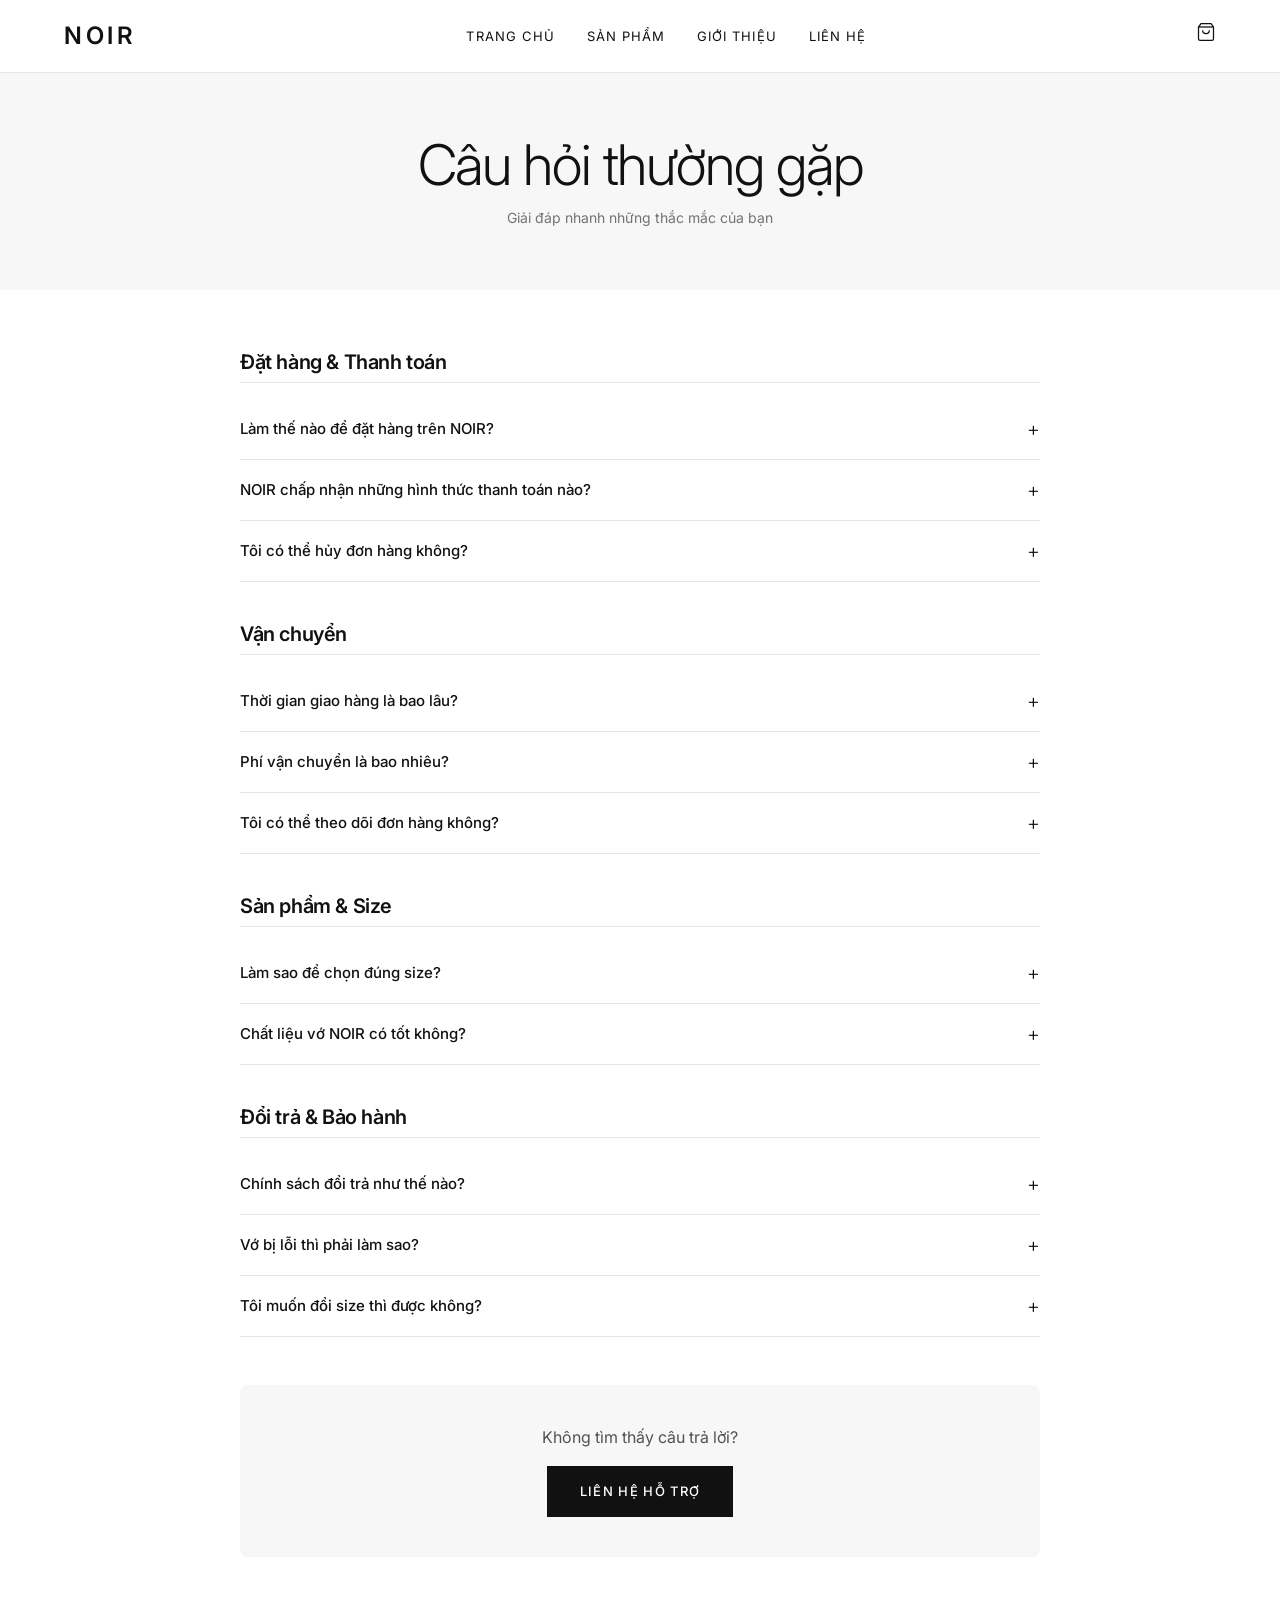
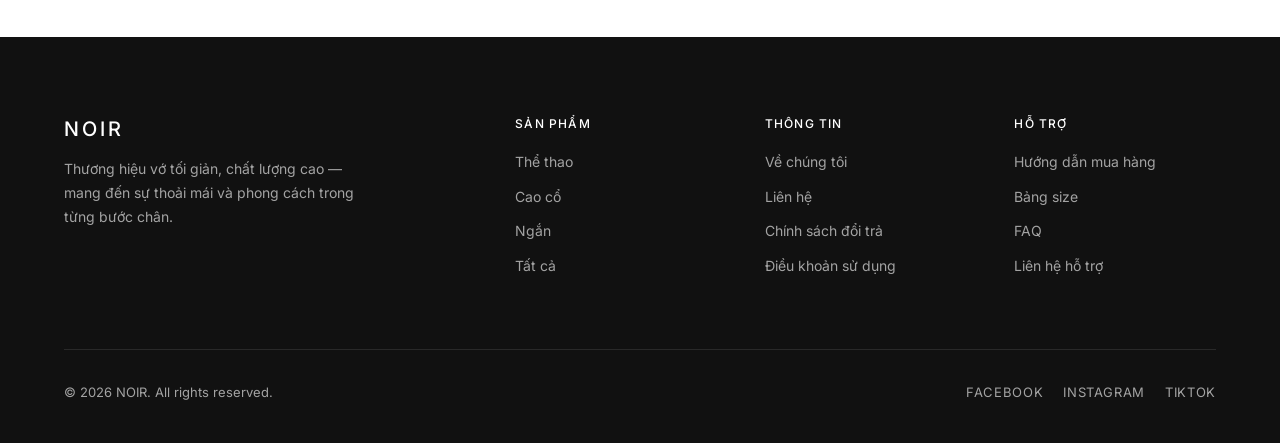
<file: faq.html>
<!DOCTYPE html>
<html lang="vi">
<head>
  <meta charset="UTF-8">
  <meta name="viewport" content="width=device-width, initial-scale=1.0">
  <title>FAQ - NOIR</title>
  <meta name="description" content="Câu hỏi thường gặp khi mua sắm tại NOIR.">
  <link rel="preconnect" href="https://fonts.googleapis.com">
  <link rel="preconnect" href="https://fonts.gstatic.com" crossorigin>
  <link href="https://fonts.googleapis.com/css2?family=Inter:wght@300;400;500;600&display=swap" rel="stylesheet">
  <link rel="stylesheet" href="css/style.css">
</head>
<body>

  <!-- Header -->
  <header class="header">
    <nav class="nav container">
      <a href="index.html" class="nav-logo">NOIR</a>
      <ul class="nav-links">
        <li><a href="index.html">Trang chủ</a></li>
        <li><a href="shop.html">Sản phẩm</a></li>
        <li><a href="about.html">Giới thiệu</a></li>
        <li><a href="contact.html">Liên hệ</a></li>
      </ul>
      <div class="nav-actions">
        <a href="cart.html" class="cart-icon">
          <svg width="20" height="20" viewBox="0 0 24 24" fill="none" stroke="currentColor" stroke-width="1.5">
            <path d="M6 2L3 6v14a2 2 0 002 2h14a2 2 0 002-2V6l-3-4z"/>
            <line x1="3" y1="6" x2="21" y2="6"/>
            <path d="M16 10a4 4 0 01-8 0"/>
          </svg>
          <span class="cart-badge">0</span>
        </a>
        <div class="menu-toggle">
          <span></span>
          <span></span>
          <span></span>
        </div>
      </div>
    </nav>
  </header>

  <!-- Page Header -->
  <section class="page-header">
    <div class="container">
      <h1>Câu hỏi thường gặp</h1>
      <p>Giải đáp nhanh những thắc mắc của bạn</p>
    </div>
  </section>

  <!-- Content -->
  <section class="info-page">
    <div class="container">
      <div class="info-content fade-in">

        <div class="faq-category">
          <h2>Đặt hàng & Thanh toán</h2>

          <div class="faq-item">
            <button class="faq-question" onclick="toggleFaq(this)">
              Làm thế nào để đặt hàng trên NOIR?
              <span class="faq-icon">+</span>
            </button>
            <div class="faq-answer">
              <p>Bạn chỉ cần chọn vớ, chọn size và số lượng, thêm vào giỏ hàng rồi tiến hành thanh toán. Xem chi tiết tại trang <a href="huong-dan-mua-hang.html">Hướng dẫn mua hàng</a>.</p>
            </div>
          </div>

          <div class="faq-item">
            <button class="faq-question" onclick="toggleFaq(this)">
              NOIR chấp nhận những hình thức thanh toán nào?
              <span class="faq-icon">+</span>
            </button>
            <div class="faq-answer">
              <p>Chúng tôi chấp nhận: thanh toán khi nhận hàng (COD), chuyển khoản ngân hàng, và ví điện tử (MoMo, ZaloPay).</p>
            </div>
          </div>

          <div class="faq-item">
            <button class="faq-question" onclick="toggleFaq(this)">
              Tôi có thể hủy đơn hàng không?
              <span class="faq-icon">+</span>
            </button>
            <div class="faq-answer">
              <p>Bạn có thể hủy đơn hàng trước khi đơn được giao cho đơn vị vận chuyển. Liên hệ hotline <strong>0901 234 567</strong> hoặc email <strong>hello@noir.vn</strong> để được hỗ trợ.</p>
            </div>
          </div>
        </div>

        <div class="faq-category">
          <h2>Vận chuyển</h2>

          <div class="faq-item">
            <button class="faq-question" onclick="toggleFaq(this)">
              Thời gian giao hàng là bao lâu?
              <span class="faq-icon">+</span>
            </button>
            <div class="faq-answer">
              <p>Nội thành TP.HCM và Hà Nội: 2-3 ngày làm việc. Các tỉnh thành khác: 5-7 ngày làm việc.</p>
            </div>
          </div>

          <div class="faq-item">
            <button class="faq-question" onclick="toggleFaq(this)">
              Phí vận chuyển là bao nhiêu?
              <span class="faq-icon">+</span>
            </button>
            <div class="faq-answer">
              <p>Miễn phí vận chuyển cho đơn hàng từ 500.000₫. Đơn hàng dưới 500.000₫ có phí vận chuyển 30.000₫.</p>
            </div>
          </div>

          <div class="faq-item">
            <button class="faq-question" onclick="toggleFaq(this)">
              Tôi có thể theo dõi đơn hàng không?
              <span class="faq-icon">+</span>
            </button>
            <div class="faq-answer">
              <p>Có, sau khi đơn hàng được gửi đi, chúng tôi sẽ gửi mã vận đơn qua email để bạn theo dõi trực tiếp trên website đơn vị vận chuyển.</p>
            </div>
          </div>
        </div>

        <div class="faq-category">
          <h2>Sản phẩm & Size</h2>

          <div class="faq-item">
            <button class="faq-question" onclick="toggleFaq(this)">
              Làm sao để chọn đúng size?
              <span class="faq-icon">+</span>
            </button>
            <div class="faq-answer">
              <p>Tham khảo <a href="bang-size.html">Bảng size</a> chi tiết của chúng tôi. Nếu số đo nằm giữa hai size, nên chọn size lớn hơn. Bạn cũng có thể liên hệ để được tư vấn trực tiếp.</p>
            </div>
          </div>

          <div class="faq-item">
            <button class="faq-question" onclick="toggleFaq(this)">
              Chất liệu vớ NOIR có tốt không?
              <span class="faq-icon">+</span>
            </button>
            <div class="faq-answer">
              <p>Tất cả vớ NOIR đều sử dụng chất liệu cao cấp, được kiểm tra chất lượng trước khi đến tay khách hàng. Chúng tôi ưu tiên cotton organic, linen tự nhiên và vải tái chế thân thiện với môi trường.</p>
            </div>
          </div>
        </div>

        <div class="faq-category">
          <h2>Đổi trả & Bảo hành</h2>

          <div class="faq-item">
            <button class="faq-question" onclick="toggleFaq(this)">
              Chính sách đổi trả như thế nào?
              <span class="faq-icon">+</span>
            </button>
            <div class="faq-answer">
              <p>NOIR chấp nhận đổi trả trong vòng 30 ngày với vớ còn nguyên tem mác và chưa qua sử dụng. Xem chi tiết tại trang <a href="chinh-sach-doi-tra.html">Chính sách đổi trả</a>.</p>
            </div>
          </div>

          <div class="faq-item">
            <button class="faq-question" onclick="toggleFaq(this)">
              Vớ bị lỗi thì phải làm sao?
              <span class="faq-icon">+</span>
            </button>
            <div class="faq-answer">
              <p>Nếu vớ bị lỗi từ nhà sản xuất, NOIR sẽ đổi mới hoặc hoàn tiền 100%. Phí vận chuyển đổi trả do NOIR chịu. Liên hệ ngay qua hotline <strong>0901 234 567</strong>.</p>
            </div>
          </div>

          <div class="faq-item">
            <button class="faq-question" onclick="toggleFaq(this)">
              Tôi muốn đổi size thì được không?
              <span class="faq-icon">+</span>
            </button>
            <div class="faq-answer">
              <p>Được, bạn có thể đổi size trong vòng 7 ngày kể từ ngày nhận hàng. Sản phẩm phải còn nguyên tem mác, chưa giặt hay sử dụng. Phí ship đổi size do khách hàng chịu.</p>
            </div>
          </div>
        </div>

        <div class="info-cta">
          <p>Không tìm thấy câu trả lời?</p>
          <a href="contact.html" class="btn btn-primary">Liên hệ hỗ trợ</a>
        </div>

      </div>
    </div>
  </section>

  <!-- Footer -->
  <footer class="footer">
    <div class="container">
      <div class="footer-grid">
        <div class="footer-brand">
          <h4>NOIR</h4>
          <p>Thương hiệu vớ tối giản, chất lượng cao — mang đến sự thoải mái và phong cách trong từng bước chân.</p>
        </div>
        <div class="footer-col">
          <h4>Sản phẩm</h4>
          <a href="shop.html?category=thethao">Thể thao</a>
          <a href="shop.html?category=caoco">Cao cổ</a>
          <a href="shop.html?category=ngan">Ngắn</a>
          <a href="shop.html">Tất cả</a>
        </div>
        <div class="footer-col">
          <h4>Thông tin</h4>
          <a href="about.html">Về chúng tôi</a>
          <a href="contact.html">Liên hệ</a>
          <a href="chinh-sach-doi-tra.html">Chính sách đổi trả</a>
          <a href="dieu-khoan.html">Điều khoản sử dụng</a>
        </div>
        <div class="footer-col">
          <h4>Hỗ trợ</h4>
          <a href="huong-dan-mua-hang.html">Hướng dẫn mua hàng</a>
          <a href="bang-size.html">Bảng size</a>
          <a href="faq.html">FAQ</a>
          <a href="contact.html">Liên hệ hỗ trợ</a>
        </div>
      </div>
      <div class="footer-bottom">
        <p>&copy; 2026 NOIR. All rights reserved.</p>
        <div class="social-links">
          <a href="#">Facebook</a>
          <a href="#">Instagram</a>
          <a href="#">Tiktok</a>
        </div>
      </div>
    </div>
  </footer>

  <script src="js/products.js"></script>
  <script src="js/cart.js"></script>
  <script src="js/main.js"></script>
  <script>
    function toggleFaq(btn) {
      const item = btn.parentElement;
      const isOpen = item.classList.contains('open');
      document.querySelectorAll('.faq-item').forEach(i => i.classList.remove('open'));
      if (!isOpen) item.classList.add('open');
    }
  </script>
</body>
</html>
</file>
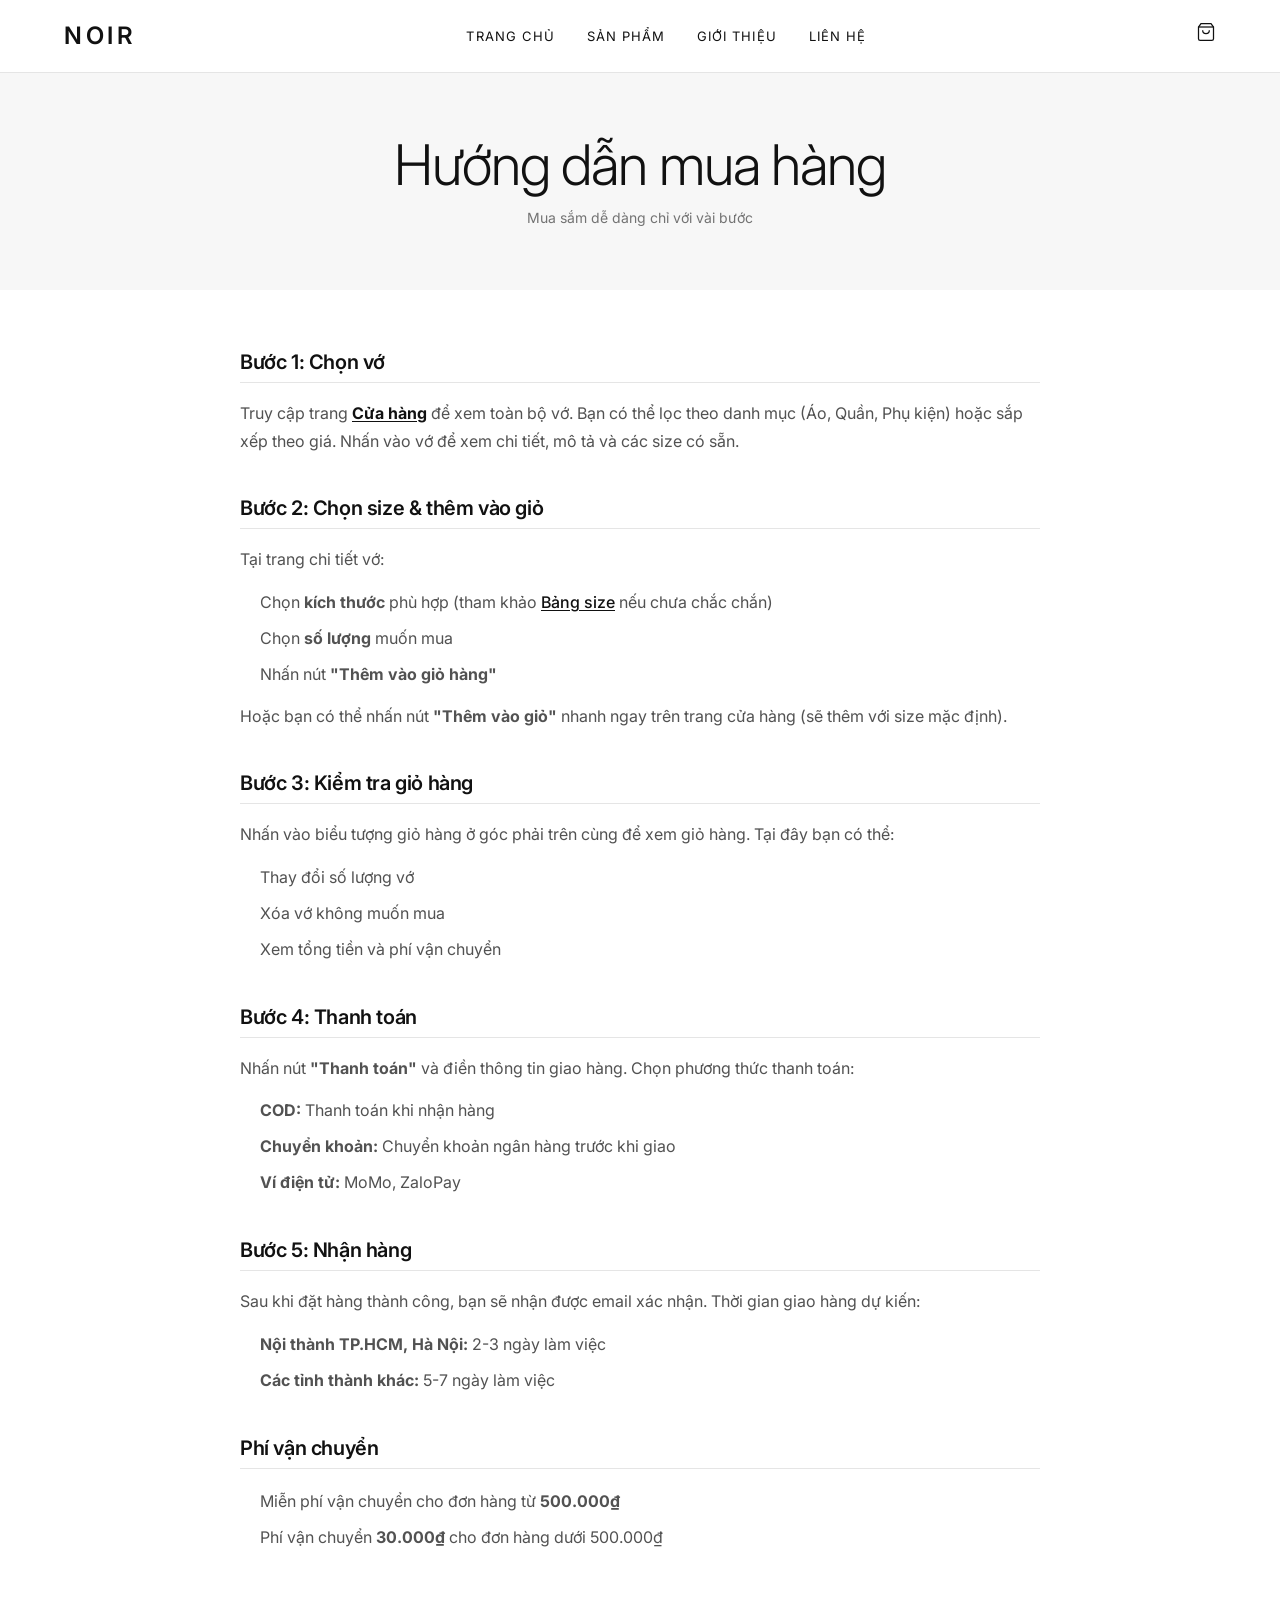
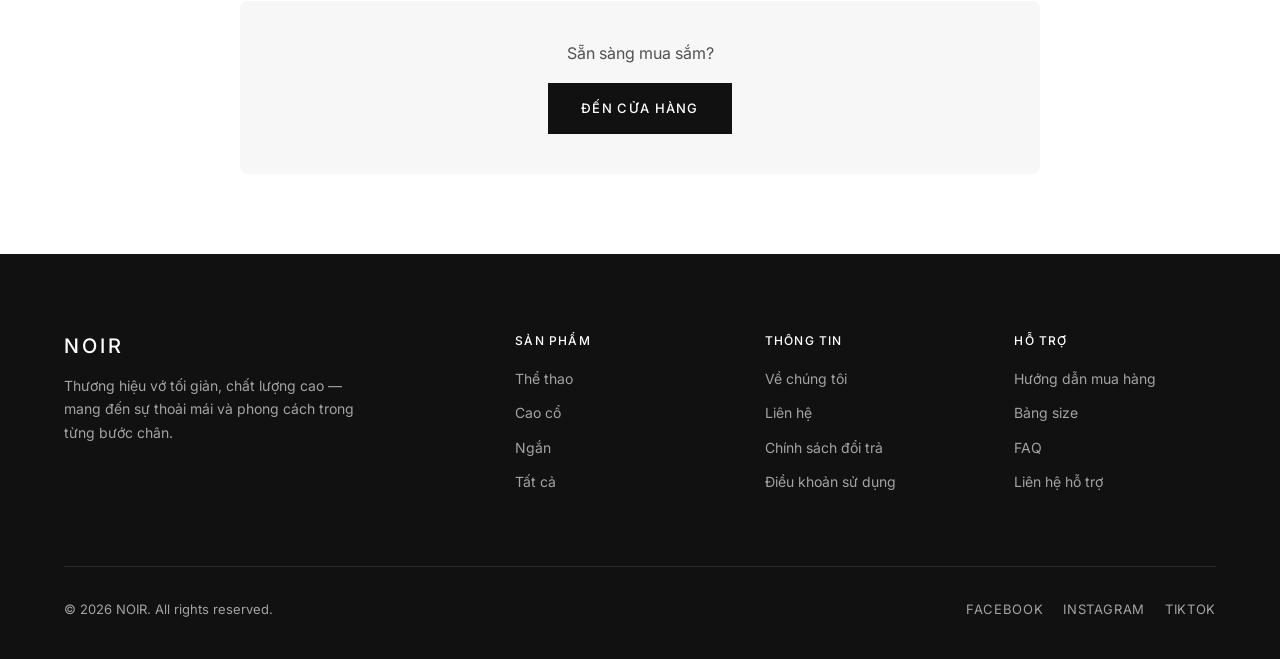
<file: huong-dan-mua-hang.html>
<!DOCTYPE html>
<html lang="vi">
<head>
  <meta charset="UTF-8">
  <meta name="viewport" content="width=device-width, initial-scale=1.0">
  <title>Hướng dẫn mua hàng - NOIR</title>
  <meta name="description" content="Hướng dẫn mua hàng tại NOIR. Mua sắm dễ dàng chỉ với vài bước đơn giản.">
  <link rel="preconnect" href="https://fonts.googleapis.com">
  <link rel="preconnect" href="https://fonts.gstatic.com" crossorigin>
  <link href="https://fonts.googleapis.com/css2?family=Inter:wght@300;400;500;600&display=swap" rel="stylesheet">
  <link rel="stylesheet" href="css/style.css">
</head>
<body>

  <!-- Header -->
  <header class="header">
    <nav class="nav container">
      <a href="index.html" class="nav-logo">NOIR</a>
      <ul class="nav-links">
        <li><a href="index.html">Trang chủ</a></li>
        <li><a href="shop.html">Sản phẩm</a></li>
        <li><a href="about.html">Giới thiệu</a></li>
        <li><a href="contact.html">Liên hệ</a></li>
      </ul>
      <div class="nav-actions">
        <a href="cart.html" class="cart-icon">
          <svg width="20" height="20" viewBox="0 0 24 24" fill="none" stroke="currentColor" stroke-width="1.5">
            <path d="M6 2L3 6v14a2 2 0 002 2h14a2 2 0 002-2V6l-3-4z"/>
            <line x1="3" y1="6" x2="21" y2="6"/>
            <path d="M16 10a4 4 0 01-8 0"/>
          </svg>
          <span class="cart-badge">0</span>
        </a>
        <div class="menu-toggle">
          <span></span>
          <span></span>
          <span></span>
        </div>
      </div>
    </nav>
  </header>

  <!-- Page Header -->
  <section class="page-header">
    <div class="container">
      <h1>Hướng dẫn mua hàng</h1>
      <p>Mua sắm dễ dàng chỉ với vài bước</p>
    </div>
  </section>

  <!-- Content -->
  <section class="info-page">
    <div class="container">
      <div class="info-content fade-in">

        <div class="info-section">
          <h2>Bước 1: Chọn vớ</h2>
          <p>Truy cập trang <a href="shop.html"><strong>Cửa hàng</strong></a> để xem toàn bộ vớ. Bạn có thể lọc theo danh mục (Áo, Quần, Phụ kiện) hoặc sắp xếp theo giá. Nhấn vào vớ để xem chi tiết, mô tả và các size có sẵn.</p>
        </div>

        <div class="info-section">
          <h2>Bước 2: Chọn size & thêm vào giỏ</h2>
          <p>Tại trang chi tiết vớ:</p>
          <ul>
            <li>Chọn <strong>kích thước</strong> phù hợp (tham khảo <a href="bang-size.html">Bảng size</a> nếu chưa chắc chắn)</li>
            <li>Chọn <strong>số lượng</strong> muốn mua</li>
            <li>Nhấn nút <strong>"Thêm vào giỏ hàng"</strong></li>
          </ul>
          <p>Hoặc bạn có thể nhấn nút <strong>"Thêm vào giỏ"</strong> nhanh ngay trên trang cửa hàng (sẽ thêm với size mặc định).</p>
        </div>

        <div class="info-section">
          <h2>Bước 3: Kiểm tra giỏ hàng</h2>
          <p>Nhấn vào biểu tượng giỏ hàng ở góc phải trên cùng để xem giỏ hàng. Tại đây bạn có thể:</p>
          <ul>
            <li>Thay đổi số lượng vớ</li>
            <li>Xóa vớ không muốn mua</li>
            <li>Xem tổng tiền và phí vận chuyển</li>
          </ul>
        </div>

        <div class="info-section">
          <h2>Bước 4: Thanh toán</h2>
          <p>Nhấn nút <strong>"Thanh toán"</strong> và điền thông tin giao hàng. Chọn phương thức thanh toán:</p>
          <ul>
            <li><strong>COD:</strong> Thanh toán khi nhận hàng</li>
            <li><strong>Chuyển khoản:</strong> Chuyển khoản ngân hàng trước khi giao</li>
            <li><strong>Ví điện tử:</strong> MoMo, ZaloPay</li>
          </ul>
        </div>

        <div class="info-section">
          <h2>Bước 5: Nhận hàng</h2>
          <p>Sau khi đặt hàng thành công, bạn sẽ nhận được email xác nhận. Thời gian giao hàng dự kiến:</p>
          <ul>
            <li><strong>Nội thành TP.HCM, Hà Nội:</strong> 2-3 ngày làm việc</li>
            <li><strong>Các tỉnh thành khác:</strong> 5-7 ngày làm việc</li>
          </ul>
        </div>

        <div class="info-section">
          <h2>Phí vận chuyển</h2>
          <ul>
            <li>Miễn phí vận chuyển cho đơn hàng từ <strong>500.000₫</strong></li>
            <li>Phí vận chuyển <strong>30.000₫</strong> cho đơn hàng dưới 500.000₫</li>
          </ul>
        </div>

        <div class="info-cta">
          <p>Sẵn sàng mua sắm?</p>
          <a href="shop.html" class="btn btn-primary">Đến cửa hàng</a>
        </div>

      </div>
    </div>
  </section>

  <!-- Footer -->
  <footer class="footer">
    <div class="container">
      <div class="footer-grid">
        <div class="footer-brand">
          <h4>NOIR</h4>
          <p>Thương hiệu vớ tối giản, chất lượng cao — mang đến sự thoải mái và phong cách trong từng bước chân.</p>
        </div>
        <div class="footer-col">
          <h4>Sản phẩm</h4>
          <a href="shop.html?category=thethao">Thể thao</a>
          <a href="shop.html?category=caoco">Cao cổ</a>
          <a href="shop.html?category=ngan">Ngắn</a>
          <a href="shop.html">Tất cả</a>
        </div>
        <div class="footer-col">
          <h4>Thông tin</h4>
          <a href="about.html">Về chúng tôi</a>
          <a href="contact.html">Liên hệ</a>
          <a href="chinh-sach-doi-tra.html">Chính sách đổi trả</a>
          <a href="dieu-khoan.html">Điều khoản sử dụng</a>
        </div>
        <div class="footer-col">
          <h4>Hỗ trợ</h4>
          <a href="huong-dan-mua-hang.html">Hướng dẫn mua hàng</a>
          <a href="bang-size.html">Bảng size</a>
          <a href="faq.html">FAQ</a>
          <a href="contact.html">Liên hệ hỗ trợ</a>
        </div>
      </div>
      <div class="footer-bottom">
        <p>&copy; 2026 NOIR. All rights reserved.</p>
        <div class="social-links">
          <a href="#">Facebook</a>
          <a href="#">Instagram</a>
          <a href="#">Tiktok</a>
        </div>
      </div>
    </div>
  </footer>

  <script src="js/products.js"></script>
  <script src="js/cart.js"></script>
  <script src="js/main.js"></script>
</body>
</html>
</file>
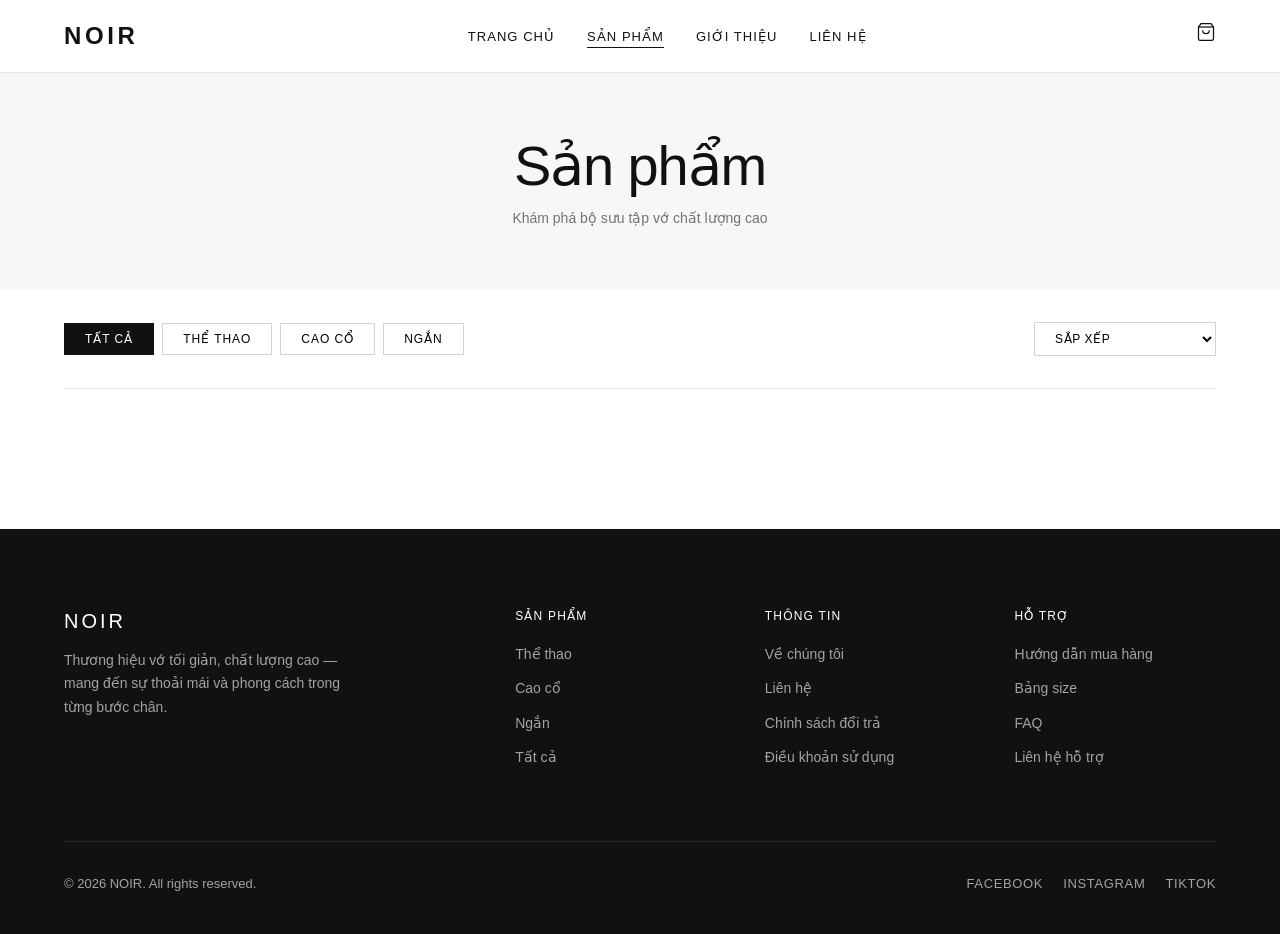
<file: product.html>
<!DOCTYPE html>
<html lang="vi">
<head>
  <meta charset="UTF-8">
  <meta name="viewport" content="width=device-width, initial-scale=1.0">
  <title>Chi tiết sản phẩm - NOIR</title>
  <link rel="preconnect" href="https://fonts.googleapis.com">
  <link rel="preconnect" href="https://fonts.gstatic.com" crossorigin>
  <link href="https://fonts.googleapis.com/css2?family=Inter:wght@300;400;500;600&display=swap" rel="stylesheet">
  <link rel="stylesheet" href="css/style.css">
</head>
<body>

  <!-- Header -->
  <header class="header">
    <nav class="nav container">
      <a href="index.html" class="nav-logo">NOIR</a>
      <ul class="nav-links">
        <li><a href="index.html">Trang chủ</a></li>
        <li><a href="shop.html">Sản phẩm</a></li>
        <li><a href="about.html">Giới thiệu</a></li>
        <li><a href="contact.html">Liên hệ</a></li>
      </ul>
      <div class="nav-actions">
        <a href="cart.html" class="cart-icon">
          <svg width="20" height="20" viewBox="0 0 24 24" fill="none" stroke="currentColor" stroke-width="1.5">
            <path d="M6 2L3 6v14a2 2 0 002 2h14a2 2 0 002-2V6l-3-4z"/>
            <line x1="3" y1="6" x2="21" y2="6"/>
            <path d="M16 10a4 4 0 01-8 0"/>
          </svg>
          <span class="cart-badge">0</span>
        </a>
        <div class="menu-toggle">
          <span></span>
          <span></span>
          <span></span>
        </div>
      </div>
    </nav>
  </header>

  <!-- Breadcrumb -->
  <div class="product-detail">
    <div class="container">
      <div class="breadcrumb">
        <a href="index.html">Trang chủ</a>
        <span>/</span>
        <a href="shop.html">Sản phẩm</a>
        <span>/</span>
        <span id="breadcrumb-name">Sản phẩm</span>
      </div>

      <div class="product-detail-grid" id="product-detail">
        <!-- Rendered by JS -->
      </div>
    </div>
  </div>

  <!-- Related Products -->
  <section class="related-products">
    <div class="container">
      <h2 class="section-title">Sản phẩm liên quan</h2>
      <div class="products-grid" id="related-products"></div>
    </div>
  </section>

  <!-- Footer -->
  <footer class="footer">
    <div class="container">
      <div class="footer-grid">
        <div class="footer-brand">
          <h4>NOIR</h4>
          <p>Thương hiệu vớ tối giản, chất lượng cao — mang đến sự thoải mái và phong cách trong từng bước chân.</p>
        </div>
        <div class="footer-col">
          <h4>Sản phẩm</h4>
          <a href="shop.html?category=thethao">Thể thao</a>
          <a href="shop.html?category=caoco">Cao cổ</a>
          <a href="shop.html?category=ngan">Ngắn</a>
          <a href="shop.html">Tất cả</a>
        </div>
        <div class="footer-col">
          <h4>Thông tin</h4>
          <a href="about.html">Về chúng tôi</a>
          <a href="contact.html">Liên hệ</a>
          <a href="chinh-sach-doi-tra.html">Chính sách đổi trả</a>
          <a href="dieu-khoan.html">Điều khoản sử dụng</a>
        </div>
        <div class="footer-col">
          <h4>Hỗ trợ</h4>
          <a href="huong-dan-mua-hang.html">Hướng dẫn mua hàng</a>
          <a href="bang-size.html">Bảng size</a>
          <a href="faq.html">FAQ</a>
          <a href="contact.html">Liên hệ hỗ trợ</a>
        </div>
      </div>
      <div class="footer-bottom">
        <p>&copy; 2026 NOIR. All rights reserved.</p>
        <div class="social-links">
          <a href="#">Facebook</a>
          <a href="#">Instagram</a>
          <a href="#">Tiktok</a>
        </div>
      </div>
    </div>
  </footer>

  <script src="js/products.js"></script>
  <script src="js/cart.js"></script>
  <script src="js/main.js"></script>
  <script>
    let selectedSize = '';
    let selectedQty = 1;

    onProductsReady(() => {
      const params = new URLSearchParams(window.location.search);
      const productId = params.get('id');

      if (!productId) {
        window.location.href = 'shop.html';
        return;
      }

      const product = getProductById(productId);
      if (!product) {
        window.location.href = 'shop.html';
        return;
      }

      // Update page title
      document.title = `${product.name} - NOIR`;
      document.getElementById('breadcrumb-name').textContent = product.name;

      // Render product detail
      selectedSize = product.sizes[0];
      renderProductDetail(product);

      // Render related products
      const related = getRelatedProducts(product.id);
      renderProductsGrid('related-products', related);
    });

    function renderProductDetail(product) {
      const container = document.getElementById('product-detail');
      container.innerHTML = `
        <div class="product-detail-image">
          <img src="${product.image}" alt="${product.name}">
        </div>
        <div class="product-detail-info">
          <h1>${product.name}</h1>
          <div class="product-detail-price">${formatPrice(product.price)}</div>
          <p class="product-detail-desc">${product.description}</p>

          <div class="size-selector">
            <label>Kích thước</label>
            <div class="size-options">
              ${product.sizes.map(size => `
                <button class="size-btn ${size === selectedSize ? 'active' : ''}" onclick="selectSize('${size}', this)">
                  ${size}
                </button>
              `).join('')}
            </div>
          </div>

          <div class="quantity-selector">
            <label>Số lượng</label>
            <button class="qty-btn" onclick="changeDetailQty(-1)">−</button>
            <div class="qty-value" id="qty-display">1</div>
            <button class="qty-btn" onclick="changeDetailQty(1)">+</button>
          </div>

          <button class="btn btn-primary" onclick="addProductToCart(${product.id})">
            Thêm vào giỏ hàng
          </button>
          <a href="shop.html" class="btn btn-outline">Tiếp tục mua sắm</a>
        </div>
      `;
    }

    function selectSize(size, btn) {
      selectedSize = size;
      document.querySelectorAll('.size-btn').forEach(b => b.classList.remove('active'));
      btn.classList.add('active');
    }

    function changeDetailQty(delta) {
      selectedQty = Math.max(1, selectedQty + delta);
      document.getElementById('qty-display').textContent = selectedQty;
    }

    function addProductToCart(productId) {
      const product = getProductById(productId);
      addToCart(productId, selectedSize, selectedQty);
      showToast(`Đã thêm "${product.name}" (Size ${selectedSize}) vào giỏ hàng`);
    }
  </script>
</body>
</html>
</file>
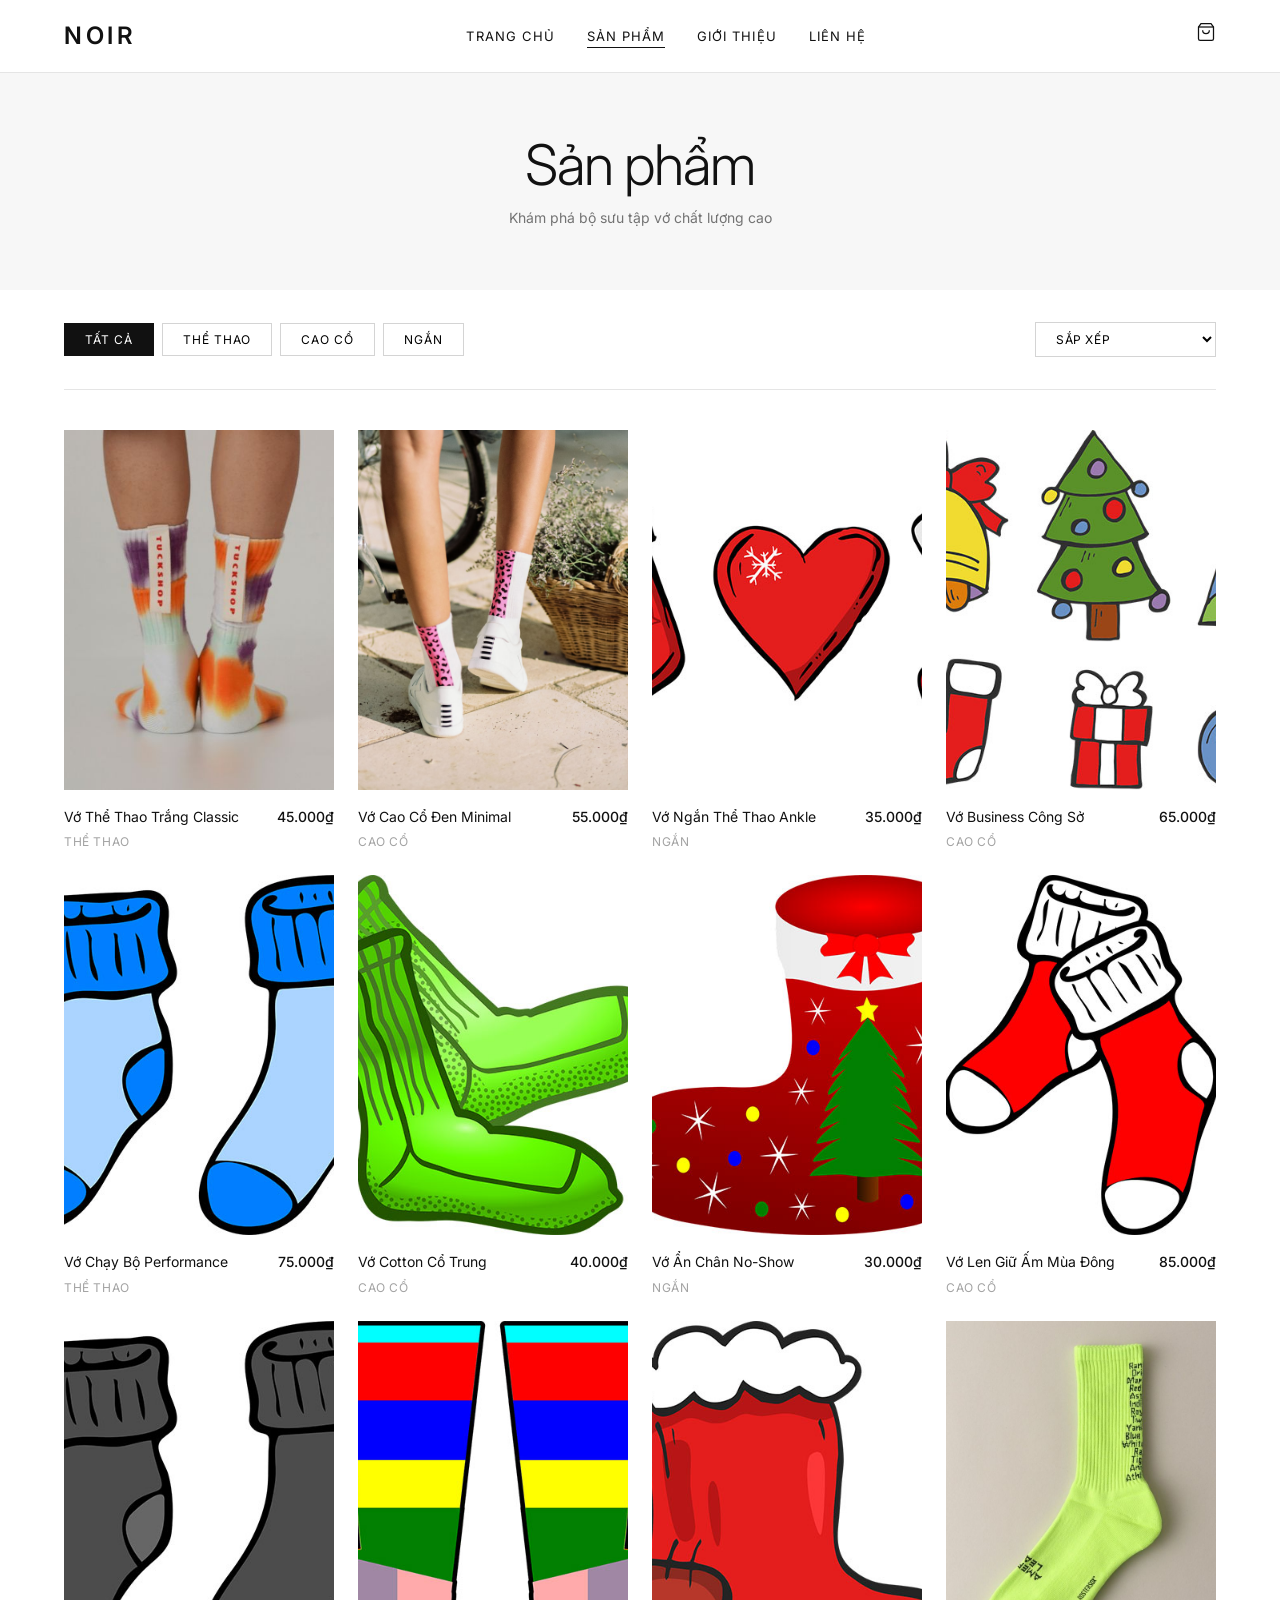
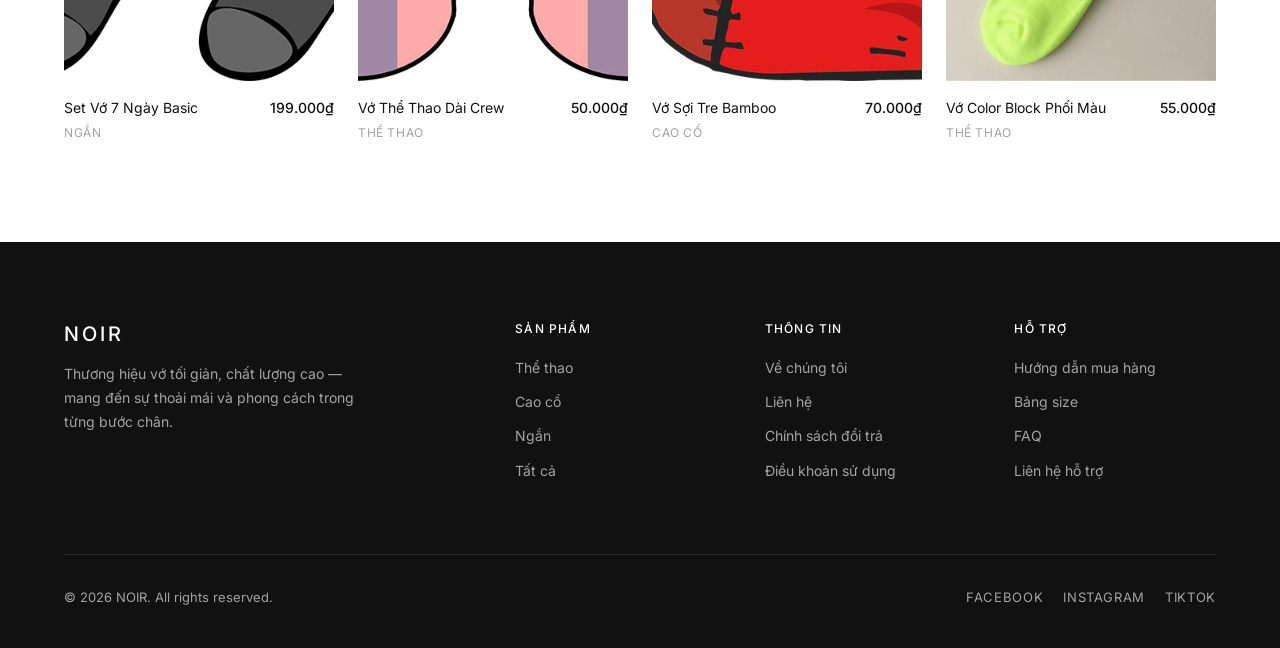
<file: shop.html>
<!DOCTYPE html>
<html lang="vi">
<head>
  <meta charset="UTF-8">
  <meta name="viewport" content="width=device-width, initial-scale=1.0">
  <title>Sản phẩm - NOIR</title>
  <meta name="description" content="Khám phá bộ sưu tập vớ chất lượng cao từ NOIR. Vớ thể thao, cao cổ, ngắn.">
  <link rel="preconnect" href="https://fonts.googleapis.com">
  <link rel="preconnect" href="https://fonts.gstatic.com" crossorigin>
  <link href="https://fonts.googleapis.com/css2?family=Inter:wght@300;400;500;600&display=swap" rel="stylesheet">
  <link rel="stylesheet" href="css/style.css">
</head>
<body>

  <!-- Header -->
  <header class="header">
    <nav class="nav container">
      <a href="index.html" class="nav-logo">NOIR</a>
      <ul class="nav-links">
        <li><a href="index.html">Trang chủ</a></li>
        <li><a href="shop.html" class="active">Sản phẩm</a></li>
        <li><a href="about.html">Giới thiệu</a></li>
        <li><a href="contact.html">Liên hệ</a></li>
      </ul>
      <div class="nav-actions">
        <a href="cart.html" class="cart-icon">
          <svg width="20" height="20" viewBox="0 0 24 24" fill="none" stroke="currentColor" stroke-width="1.5">
            <path d="M6 2L3 6v14a2 2 0 002 2h14a2 2 0 002-2V6l-3-4z"/>
            <line x1="3" y1="6" x2="21" y2="6"/>
            <path d="M16 10a4 4 0 01-8 0"/>
          </svg>
          <span class="cart-badge">0</span>
        </a>
        <div class="menu-toggle">
          <span></span>
          <span></span>
          <span></span>
        </div>
      </div>
    </nav>
  </header>

  <!-- Page Header -->
  <section class="page-header">
    <div class="container">
      <h1>Sản phẩm</h1>
      <p>Khám phá bộ sưu tập vớ chất lượng cao</p>
    </div>
  </section>

  <!-- Shop Content -->
  <section class="shop-content">
    <div class="container">
      <div class="shop-controls">
        <div class="filter-buttons">
          <button class="filter-btn active" data-category="all">Tất cả</button>
          <button class="filter-btn" data-category="thethao">Thể thao</button>
          <button class="filter-btn" data-category="caoco">Cao cổ</button>
          <button class="filter-btn" data-category="ngan">Ngắn</button>
        </div>
        <select class="sort-select" id="sort-select">
          <option value="default">Sắp xếp</option>
          <option value="price-asc">Giá: Thấp đến Cao</option>
          <option value="price-desc">Giá: Cao đến Thấp</option>
        </select>
      </div>
      <div class="products-grid" id="shop-products"></div>
    </div>
  </section>

  <!-- Footer -->
  <footer class="footer">
    <div class="container">
      <div class="footer-grid">
        <div class="footer-brand">
          <h4>NOIR</h4>
          <p>Thương hiệu vớ tối giản, chất lượng cao — mang đến sự thoải mái và phong cách trong từng bước chân.</p>
        </div>
        <div class="footer-col">
          <h4>Sản phẩm</h4>
          <a href="shop.html?category=thethao">Thể thao</a>
          <a href="shop.html?category=caoco">Cao cổ</a>
          <a href="shop.html?category=ngan">Ngắn</a>
          <a href="shop.html">Tất cả</a>
        </div>
        <div class="footer-col">
          <h4>Thông tin</h4>
          <a href="about.html">Về chúng tôi</a>
          <a href="contact.html">Liên hệ</a>
          <a href="chinh-sach-doi-tra.html">Chính sách đổi trả</a>
          <a href="dieu-khoan.html">Điều khoản sử dụng</a>
        </div>
        <div class="footer-col">
          <h4>Hỗ trợ</h4>
          <a href="huong-dan-mua-hang.html">Hướng dẫn mua hàng</a>
          <a href="bang-size.html">Bảng size</a>
          <a href="faq.html">FAQ</a>
          <a href="contact.html">Liên hệ hỗ trợ</a>
        </div>
      </div>
      <div class="footer-bottom">
        <p>&copy; 2026 NOIR. All rights reserved.</p>
        <div class="social-links">
          <a href="#">Facebook</a>
          <a href="#">Instagram</a>
          <a href="#">Tiktok</a>
        </div>
      </div>
    </div>
  </footer>

  <script src="js/products.js"></script>
  <script src="js/cart.js"></script>
  <script src="js/main.js"></script>
  <script>
    let currentCategory = 'all';
    let currentSort = 'default';

    onProductsReady(() => {
      // Check URL params for category
      const params = new URLSearchParams(window.location.search);
      const urlCategory = params.get('category');
      if (urlCategory) {
        currentCategory = urlCategory;
        document.querySelectorAll('.filter-btn').forEach(btn => {
          btn.classList.toggle('active', btn.dataset.category === urlCategory);
        });
      }

      renderShop();

      // Filter buttons
      document.querySelectorAll('.filter-btn').forEach(btn => {
        btn.addEventListener('click', () => {
          document.querySelectorAll('.filter-btn').forEach(b => b.classList.remove('active'));
          btn.classList.add('active');
          currentCategory = btn.dataset.category;
          renderShop();
        });
      });

      // Sort select
      document.getElementById('sort-select').addEventListener('change', (e) => {
        currentSort = e.target.value;
        renderShop();
      });
    });

    function renderShop() {
      const filtered = filterProducts(currentCategory, currentSort);
      renderProductsGrid('shop-products', filtered);
    }
  </script>
</body>
</html>
</file>
<file: css/style.css>
/* ============================================
   NOIR FASHION - Minimalist Fashion Store
   ============================================ */

/* ---------- Reset & Base ---------- */
*,
*::before,
*::after {
  margin: 0;
  padding: 0;
  box-sizing: border-box;
}

:root {
  --black: #111111;
  --white: #ffffff;
  --gray-100: #f7f7f7;
  --gray-200: #e5e5e5;
  --gray-300: #d4d4d4;
  --gray-400: #a3a3a3;
  --gray-500: #737373;
  --gray-600: #525252;
  --accent: #111111;
  --font-body: 'Inter', -apple-system, BlinkMacSystemFont, sans-serif;
  --transition: 0.3s ease;
  --max-width: 1200px;
}

html {
  scroll-behavior: smooth;
  font-size: 16px;
}

body {
  font-family: var(--font-body);
  color: var(--black);
  background-color: var(--white);
  line-height: 1.6;
  -webkit-font-smoothing: antialiased;
}

a {
  text-decoration: none;
  color: inherit;
  transition: opacity var(--transition);
}

a:hover {
  opacity: 0.7;
}

img {
  max-width: 100%;
  display: block;
}

ul {
  list-style: none;
}

button {
  cursor: pointer;
  border: none;
  background: none;
  font-family: inherit;
  font-size: inherit;
}

input, textarea, select {
  font-family: inherit;
  font-size: inherit;
  border: 1px solid var(--gray-300);
  padding: 12px 16px;
  outline: none;
  transition: border-color var(--transition);
  width: 100%;
  background: var(--white);
}

input:focus, textarea:focus, select:focus {
  border-color: var(--black);
}

.container {
  max-width: var(--max-width);
  margin: 0 auto;
  padding: 0 24px;
}

/* ---------- Typography ---------- */
h1, h2, h3, h4 {
  font-weight: 500;
  line-height: 1.2;
  letter-spacing: -0.02em;
}

h1 { font-size: clamp(2rem, 5vw, 3.5rem); }
h2 { font-size: clamp(1.5rem, 3vw, 2.25rem); }
h3 { font-size: 1.25rem; }
h4 { font-size: 1rem; }

.section-title {
  text-align: center;
  margin-bottom: 48px;
  text-transform: uppercase;
  letter-spacing: 0.1em;
  font-weight: 400;
  font-size: 0.875rem;
}

/* ---------- Buttons ---------- */
.btn {
  display: inline-flex;
  align-items: center;
  justify-content: center;
  gap: 8px;
  padding: 14px 32px;
  font-size: 0.813rem;
  font-weight: 500;
  text-transform: uppercase;
  letter-spacing: 0.1em;
  transition: all var(--transition);
  border: 1px solid transparent;
}

.btn-primary {
  background: var(--black);
  color: var(--white);
  border-color: var(--black);
}

.btn-primary:hover {
  background: var(--white);
  color: var(--black);
  opacity: 1;
}

.btn-outline {
  background: transparent;
  color: var(--black);
  border-color: var(--black);
}

.btn-outline:hover {
  background: var(--black);
  color: var(--white);
  opacity: 1;
}

.btn-sm {
  padding: 10px 20px;
  font-size: 0.75rem;
}

/* ---------- Header / Navigation ---------- */
.header {
  position: fixed;
  top: 0;
  left: 0;
  right: 0;
  z-index: 1000;
  background: rgba(255, 255, 255, 0.95);
  backdrop-filter: blur(10px);
  border-bottom: 1px solid var(--gray-200);
  transition: all var(--transition);
}

.header.scrolled {
  box-shadow: 0 1px 10px rgba(0, 0, 0, 0.05);
}

.nav {
  display: flex;
  align-items: center;
  justify-content: space-between;
  height: 72px;
}

.nav-logo {
  font-size: 1.5rem;
  font-weight: 600;
  letter-spacing: 0.15em;
  text-transform: uppercase;
}

.nav-links {
  display: flex;
  gap: 32px;
}

.nav-links a {
  font-size: 0.813rem;
  text-transform: uppercase;
  letter-spacing: 0.08em;
  font-weight: 400;
  position: relative;
}

.nav-links a::after {
  content: '';
  position: absolute;
  bottom: -4px;
  left: 0;
  width: 0;
  height: 1px;
  background: var(--black);
  transition: width var(--transition);
}

.nav-links a:hover::after,
.nav-links a.active::after {
  width: 100%;
}

.nav-links a:hover {
  opacity: 1;
}

.nav-actions {
  display: flex;
  align-items: center;
  gap: 20px;
}

.cart-icon {
  position: relative;
  font-size: 1.1rem;
  cursor: pointer;
}

.cart-badge {
  position: absolute;
  top: -8px;
  right: -10px;
  background: var(--black);
  color: var(--white);
  font-size: 0.625rem;
  width: 18px;
  height: 18px;
  border-radius: 50%;
  display: flex;
  align-items: center;
  justify-content: center;
  font-weight: 600;
}

.cart-badge:empty,
.cart-badge[data-count="0"] {
  display: none;
}

/* Mobile Menu */
.menu-toggle {
  display: none;
  flex-direction: column;
  gap: 5px;
  cursor: pointer;
  padding: 4px;
}

.menu-toggle span {
  width: 24px;
  height: 1.5px;
  background: var(--black);
  transition: all var(--transition);
}

.menu-toggle.active span:nth-child(1) {
  transform: rotate(45deg) translate(5px, 5px);
}

.menu-toggle.active span:nth-child(2) {
  opacity: 0;
}

.menu-toggle.active span:nth-child(3) {
  transform: rotate(-45deg) translate(5px, -5px);
}

/* ---------- Hero Section ---------- */
.hero {
  margin-top: 72px;
  min-height: calc(100vh - 72px);
  display: flex;
  align-items: center;
  justify-content: center;
  text-align: center;
  background: var(--gray-100);
  position: relative;
  overflow: hidden;
}

.hero-content {
  padding: 80px 24px;
  max-width: 700px;
}

.hero-subtitle {
  font-size: 0.813rem;
  text-transform: uppercase;
  letter-spacing: 0.2em;
  color: var(--gray-500);
  margin-bottom: 24px;
}

.hero h1 {
  margin-bottom: 24px;
  font-weight: 300;
}

.hero-desc {
  color: var(--gray-500);
  font-size: 1rem;
  margin-bottom: 40px;
  max-width: 480px;
  margin-left: auto;
  margin-right: auto;
}

/* ---------- Categories Section ---------- */
.categories {
  padding: 100px 0;
}

.categories-grid {
  display: grid;
  grid-template-columns: repeat(3, 1fr);
  gap: 24px;
}

.category-card {
  position: relative;
  overflow: hidden;
  aspect-ratio: 3/4;
  background: var(--gray-100);
  cursor: pointer;
}

.category-card img {
  width: 100%;
  height: 100%;
  object-fit: cover;
  transition: transform 0.6s ease;
}

.category-card:hover img {
  transform: scale(1.05);
}

.category-overlay {
  position: absolute;
  bottom: 0;
  left: 0;
  right: 0;
  padding: 32px;
  background: linear-gradient(transparent, rgba(0, 0, 0, 0.5));
  color: var(--white);
}

.category-overlay h3 {
  font-size: 1.25rem;
  text-transform: uppercase;
  letter-spacing: 0.1em;
  font-weight: 400;
}

/* ---------- Products Grid ---------- */
.products-section {
  padding: 100px 0;
  background: var(--white);
}

.products-grid {
  display: grid;
  grid-template-columns: repeat(4, 1fr);
  gap: 24px;
}

.product-card {
  cursor: pointer;
  transition: transform var(--transition);
}

.product-card:hover {
  transform: translateY(-4px);
}

.product-image {
  position: relative;
  overflow: hidden;
  aspect-ratio: 3/4;
  background: var(--gray-100);
  margin-bottom: 16px;
}

.product-image img {
  width: 100%;
  height: 100%;
  object-fit: cover;
  transition: transform 0.6s ease;
}

.product-card:hover .product-image img {
  transform: scale(1.05);
}

.product-actions {
  position: absolute;
  bottom: 0;
  left: 0;
  right: 0;
  padding: 16px;
  transform: translateY(100%);
  transition: transform var(--transition);
}

.product-card:hover .product-actions {
  transform: translateY(0);
}

.product-actions .btn {
  width: 100%;
}

.product-info {
  display: flex;
  justify-content: space-between;
  align-items: flex-start;
  gap: 8px;
}

.product-name {
  font-size: 0.875rem;
  font-weight: 400;
}

.product-price {
  font-size: 0.875rem;
  font-weight: 500;
  white-space: nowrap;
}

.product-category-label {
  font-size: 0.75rem;
  color: var(--gray-400);
  text-transform: uppercase;
  letter-spacing: 0.05em;
  margin-top: 4px;
}

/* ---------- Featured / Banner ---------- */
.banner {
  padding: 120px 0;
  background: var(--black);
  color: var(--white);
  text-align: center;
}

.banner h2 {
  font-weight: 300;
  margin-bottom: 16px;
}

.banner p {
  color: var(--gray-400);
  margin-bottom: 40px;
  max-width: 480px;
  margin-left: auto;
  margin-right: auto;
}

.banner .btn-primary {
  background: var(--white);
  color: var(--black);
  border-color: var(--white);
}

.banner .btn-primary:hover {
  background: transparent;
  color: var(--white);
}

/* ---------- Newsletter ---------- */
.newsletter {
  padding: 100px 0;
  text-align: center;
  background: var(--gray-100);
}

.newsletter p {
  color: var(--gray-500);
  margin-bottom: 32px;
  max-width: 400px;
  margin-left: auto;
  margin-right: auto;
}

.newsletter-form {
  display: flex;
  max-width: 440px;
  margin: 0 auto;
  gap: 0;
}

.newsletter-form input {
  flex: 1;
  border-right: none;
}

.newsletter-form .btn {
  white-space: nowrap;
}

/* ---------- Footer ---------- */
.footer {
  padding: 80px 0 40px;
  background: var(--black);
  color: var(--gray-400);
}

.footer-grid {
  display: grid;
  grid-template-columns: 2fr 1fr 1fr 1fr;
  gap: 48px;
  margin-bottom: 60px;
}

.footer-brand h4 {
  color: var(--white);
  font-size: 1.25rem;
  letter-spacing: 0.15em;
  text-transform: uppercase;
  margin-bottom: 16px;
}

.footer-brand p {
  font-size: 0.875rem;
  line-height: 1.7;
  max-width: 300px;
}

.footer-col h4 {
  color: var(--white);
  font-size: 0.75rem;
  text-transform: uppercase;
  letter-spacing: 0.1em;
  margin-bottom: 20px;
}

.footer-col a {
  display: block;
  font-size: 0.875rem;
  margin-bottom: 12px;
  color: var(--gray-400);
}

.footer-col a:hover {
  color: var(--white);
  opacity: 1;
}

.footer-bottom {
  border-top: 1px solid rgba(255, 255, 255, 0.1);
  padding-top: 32px;
  display: flex;
  justify-content: space-between;
  align-items: center;
  font-size: 0.813rem;
}

.social-links {
  display: flex;
  gap: 20px;
}

.social-links a {
  font-size: 0.813rem;
  text-transform: uppercase;
  letter-spacing: 0.05em;
}

/* ---------- Shop Page ---------- */
.page-header {
  margin-top: 72px;
  padding: 60px 0;
  text-align: center;
  background: var(--gray-100);
}

.page-header h1 {
  font-weight: 300;
  margin-bottom: 8px;
}

.page-header p {
  color: var(--gray-500);
  font-size: 0.875rem;
}

.shop-controls {
  display: flex;
  justify-content: space-between;
  align-items: center;
  padding: 32px 0;
  border-bottom: 1px solid var(--gray-200);
  margin-bottom: 40px;
  flex-wrap: wrap;
  gap: 16px;
}

.filter-buttons {
  display: flex;
  gap: 8px;
  flex-wrap: wrap;
}

.filter-btn {
  padding: 8px 20px;
  font-size: 0.75rem;
  text-transform: uppercase;
  letter-spacing: 0.08em;
  border: 1px solid var(--gray-300);
  background: transparent;
  transition: all var(--transition);
}

.filter-btn:hover,
.filter-btn.active {
  background: var(--black);
  color: var(--white);
  border-color: var(--black);
}

.sort-select {
  padding: 8px 16px;
  font-size: 0.75rem;
  text-transform: uppercase;
  letter-spacing: 0.05em;
  border: 1px solid var(--gray-300);
  background: transparent;
  cursor: pointer;
  width: auto;
}

.shop-content {
  padding: 0 0 100px;
}

/* ---------- Product Detail ---------- */
.product-detail {
  margin-top: 72px;
  padding: 60px 0 100px;
}

.product-detail-grid {
  display: grid;
  grid-template-columns: 1fr 1fr;
  gap: 60px;
  align-items: start;
}

.product-detail-image {
  aspect-ratio: 3/4;
  background: var(--gray-100);
  overflow: hidden;
}

.product-detail-image img {
  width: 100%;
  height: 100%;
  object-fit: cover;
}

.product-detail-info h1 {
  font-size: 2rem;
  font-weight: 400;
  margin-bottom: 16px;
}

.product-detail-price {
  font-size: 1.25rem;
  font-weight: 500;
  margin-bottom: 24px;
}

.product-detail-desc {
  color: var(--gray-500);
  font-size: 0.938rem;
  line-height: 1.8;
  margin-bottom: 32px;
}

.size-selector {
  margin-bottom: 24px;
}

.size-selector label {
  display: block;
  font-size: 0.75rem;
  text-transform: uppercase;
  letter-spacing: 0.08em;
  margin-bottom: 12px;
  font-weight: 500;
}

.size-options {
  display: flex;
  gap: 8px;
}

.size-btn {
  width: 44px;
  height: 44px;
  display: flex;
  align-items: center;
  justify-content: center;
  border: 1px solid var(--gray-300);
  font-size: 0.813rem;
  transition: all var(--transition);
}

.size-btn:hover,
.size-btn.active {
  background: var(--black);
  color: var(--white);
  border-color: var(--black);
}

.quantity-selector {
  display: flex;
  align-items: center;
  gap: 0;
  margin-bottom: 32px;
}

.quantity-selector label {
  font-size: 0.75rem;
  text-transform: uppercase;
  letter-spacing: 0.08em;
  margin-right: 16px;
  font-weight: 500;
}

.qty-btn {
  width: 40px;
  height: 40px;
  border: 1px solid var(--gray-300);
  display: flex;
  align-items: center;
  justify-content: center;
  font-size: 1.1rem;
  transition: all var(--transition);
}

.qty-btn:hover {
  background: var(--black);
  color: var(--white);
  border-color: var(--black);
}

.qty-value {
  width: 50px;
  height: 40px;
  border: 1px solid var(--gray-300);
  border-left: none;
  border-right: none;
  display: flex;
  align-items: center;
  justify-content: center;
  font-size: 0.875rem;
  font-weight: 500;
}

.product-detail .btn {
  width: 100%;
  margin-bottom: 16px;
}

.related-products {
  padding: 80px 0;
  border-top: 1px solid var(--gray-200);
}

/* ---------- Cart Page ---------- */
.cart-page {
  margin-top: 72px;
  padding: 60px 0 100px;
}

.cart-empty {
  text-align: center;
  padding: 80px 0;
}

.cart-empty p {
  color: var(--gray-500);
  margin-bottom: 24px;
}

.cart-grid {
  display: grid;
  grid-template-columns: 1fr 360px;
  gap: 60px;
  align-items: start;
}

.cart-items {
  border-top: 1px solid var(--gray-200);
}

.cart-item {
  display: grid;
  grid-template-columns: 100px 1fr auto;
  gap: 24px;
  padding: 24px 0;
  border-bottom: 1px solid var(--gray-200);
  align-items: center;
}

.cart-item-image {
  aspect-ratio: 3/4;
  background: var(--gray-100);
  overflow: hidden;
}

.cart-item-image img {
  width: 100%;
  height: 100%;
  object-fit: cover;
}

.cart-item-name {
  font-size: 0.938rem;
  font-weight: 500;
  margin-bottom: 4px;
}

.cart-item-variant {
  font-size: 0.813rem;
  color: var(--gray-500);
  margin-bottom: 12px;
}

.cart-item-qty {
  display: flex;
  align-items: center;
  gap: 0;
}

.cart-item-qty button {
  width: 32px;
  height: 32px;
  border: 1px solid var(--gray-300);
  display: flex;
  align-items: center;
  justify-content: center;
  font-size: 0.875rem;
  transition: all var(--transition);
}

.cart-item-qty button:hover {
  background: var(--black);
  color: var(--white);
  border-color: var(--black);
}

.cart-item-qty span {
  width: 40px;
  height: 32px;
  border: 1px solid var(--gray-300);
  border-left: none;
  border-right: none;
  display: flex;
  align-items: center;
  justify-content: center;
  font-size: 0.813rem;
}

.cart-item-right {
  text-align: right;
}

.cart-item-price {
  font-size: 0.938rem;
  font-weight: 500;
  margin-bottom: 8px;
}

.cart-item-remove {
  font-size: 0.75rem;
  color: var(--gray-400);
  text-decoration: underline;
  cursor: pointer;
  transition: color var(--transition);
}

.cart-item-remove:hover {
  color: var(--black);
}

.cart-summary {
  background: var(--gray-100);
  padding: 40px;
  position: sticky;
  top: 96px;
}

.cart-summary h3 {
  font-size: 0.75rem;
  text-transform: uppercase;
  letter-spacing: 0.1em;
  margin-bottom: 24px;
  font-weight: 500;
}

.cart-summary-row {
  display: flex;
  justify-content: space-between;
  margin-bottom: 12px;
  font-size: 0.875rem;
}

.cart-summary-row.total {
  border-top: 1px solid var(--gray-300);
  padding-top: 16px;
  margin-top: 16px;
  font-weight: 600;
  font-size: 1rem;
}

.cart-summary .btn {
  width: 100%;
  margin-top: 24px;
}

/* ---------- About Page ---------- */
.about-page {
  margin-top: 72px;
}

.about-hero {
  display: grid;
  grid-template-columns: 1fr 1fr;
  min-height: 600px;
}

.about-hero-image {
  background: var(--gray-100);
  overflow: hidden;
}

.about-hero-image img {
  width: 100%;
  height: 100%;
  object-fit: cover;
}

.about-hero-content {
  display: flex;
  flex-direction: column;
  justify-content: center;
  padding: 80px 60px;
}

.about-hero-content h1 {
  font-weight: 300;
  margin-bottom: 24px;
}

.about-hero-content p {
  color: var(--gray-500);
  line-height: 1.8;
  margin-bottom: 16px;
}

.about-values {
  padding: 100px 0;
  background: var(--gray-100);
}

.values-grid {
  display: grid;
  grid-template-columns: repeat(3, 1fr);
  gap: 48px;
  text-align: center;
}

.value-item h3 {
  margin-bottom: 12px;
  text-transform: uppercase;
  letter-spacing: 0.08em;
  font-size: 0.875rem;
  font-weight: 500;
}

.value-item p {
  color: var(--gray-500);
  font-size: 0.875rem;
  line-height: 1.7;
}

.value-icon {
  font-size: 1.5rem;
  margin-bottom: 16px;
}

/* ---------- Contact Page ---------- */
.contact-page {
  margin-top: 72px;
  padding: 80px 0 100px;
}

.contact-grid {
  display: grid;
  grid-template-columns: 1fr 1fr;
  gap: 80px;
}

.contact-info h2 {
  font-weight: 300;
  margin-bottom: 24px;
}

.contact-info > p {
  color: var(--gray-500);
  margin-bottom: 40px;
  line-height: 1.8;
}

.contact-detail {
  margin-bottom: 24px;
}

.contact-detail h4 {
  font-size: 0.75rem;
  text-transform: uppercase;
  letter-spacing: 0.08em;
  margin-bottom: 8px;
  font-weight: 500;
}

.contact-detail p {
  color: var(--gray-500);
  font-size: 0.938rem;
}

.contact-form h3 {
  font-size: 0.75rem;
  text-transform: uppercase;
  letter-spacing: 0.1em;
  margin-bottom: 32px;
  font-weight: 500;
}

.form-group {
  margin-bottom: 20px;
}

.form-group label {
  display: block;
  font-size: 0.75rem;
  text-transform: uppercase;
  letter-spacing: 0.05em;
  margin-bottom: 8px;
  font-weight: 500;
}

.form-group textarea {
  min-height: 140px;
  resize: vertical;
}

/* ---------- Toast / Notification ---------- */
.toast {
  position: fixed;
  bottom: 32px;
  right: 32px;
  background: var(--black);
  color: var(--white);
  padding: 16px 24px;
  font-size: 0.875rem;
  z-index: 9999;
  transform: translateY(100px);
  opacity: 0;
  transition: all var(--transition);
}

.toast.show {
  transform: translateY(0);
  opacity: 1;
}

/* ---------- Fade-in Animation ---------- */
.fade-in {
  opacity: 0;
  transform: translateY(20px);
  transition: opacity 0.6s ease, transform 0.6s ease;
}

.fade-in.visible {
  opacity: 1;
  transform: translateY(0);
}

/* ---------- Breadcrumb ---------- */
.breadcrumb {
  padding: 16px 0;
  font-size: 0.813rem;
  color: var(--gray-400);
}

.breadcrumb a {
  color: var(--gray-400);
}

.breadcrumb a:hover {
  color: var(--black);
  opacity: 1;
}

.breadcrumb span {
  margin: 0 8px;
}

/* ============================================
   RESPONSIVE
   ============================================ */

@media (max-width: 1024px) {
  .products-grid {
    grid-template-columns: repeat(3, 1fr);
  }

  .footer-grid {
    grid-template-columns: repeat(2, 1fr);
  }

  .cart-grid {
    grid-template-columns: 1fr;
  }

  .product-detail-grid {
    gap: 40px;
  }
}

@media (max-width: 768px) {
  .nav-links {
    display: none;
    position: fixed;
    top: 72px;
    left: 0;
    right: 0;
    bottom: 0;
    background: var(--white);
    flex-direction: column;
    align-items: center;
    justify-content: center;
    gap: 32px;
  }

  .nav-links.open {
    display: flex;
  }

  .nav-links a {
    font-size: 1.25rem;
  }

  .menu-toggle {
    display: flex;
  }

  .hero-content {
    padding: 60px 24px;
  }

  .categories-grid {
    grid-template-columns: 1fr;
    gap: 16px;
  }

  .category-card {
    aspect-ratio: 16/9;
  }

  .products-grid {
    grid-template-columns: repeat(2, 1fr);
    gap: 16px;
  }

  .product-actions {
    transform: translateY(0);
  }

  .about-hero {
    grid-template-columns: 1fr;
  }

  .about-hero-content {
    padding: 40px 24px;
  }

  .values-grid {
    grid-template-columns: 1fr;
    gap: 40px;
  }

  .product-detail-grid {
    grid-template-columns: 1fr;
    gap: 32px;
  }

  .contact-grid {
    grid-template-columns: 1fr;
    gap: 40px;
  }

  .footer-grid {
    grid-template-columns: 1fr;
    gap: 32px;
  }

  .footer-bottom {
    flex-direction: column;
    gap: 16px;
    text-align: center;
  }

  .newsletter-form {
    flex-direction: column;
    gap: 12px;
  }

  .newsletter-form input {
    border-right: 1px solid var(--gray-300);
  }

  .shop-controls {
    flex-direction: column;
    align-items: flex-start;
  }

  .cart-item {
    grid-template-columns: 80px 1fr;
    gap: 16px;
  }

  .cart-item-right {
    grid-column: 2;
    text-align: left;
    display: flex;
    align-items: center;
    gap: 16px;
  }

  .cart-summary {
    padding: 24px;
  }
}

@media (max-width: 480px) {
  .products-grid {
    grid-template-columns: repeat(2, 1fr);
    gap: 12px;
  }

  .product-name {
    font-size: 0.75rem;
  }

  .product-price {
    font-size: 0.75rem;
  }

  .btn {
    padding: 12px 24px;
    font-size: 0.75rem;
  }
}

/* ---------- Info Pages (Policy, Terms, Guide, Size, FAQ) ---------- */
.info-page {
  padding: 60px 0 80px;
}

.info-content {
  max-width: 800px;
  margin: 0 auto;
}

.info-section {
  margin-bottom: 40px;
}

.info-section h2 {
  font-size: 1.25rem;
  font-weight: 600;
  margin-bottom: 16px;
  padding-bottom: 8px;
  border-bottom: 1px solid var(--gray-200);
}

.info-section p {
  color: var(--gray-600);
  margin-bottom: 12px;
  line-height: 1.8;
}

.info-section ul,
.info-section ol {
  color: var(--gray-600);
  margin-left: 20px;
  margin-bottom: 12px;
  line-height: 2;
}

.info-section li {
  margin-bottom: 4px;
}

.info-section a {
  color: var(--black);
  font-weight: 500;
  text-decoration: underline;
  text-underline-offset: 2px;
}

.info-cta {
  margin-top: 48px;
  text-align: center;
  padding: 40px;
  background: var(--gray-100);
  border-radius: 8px;
}

.info-cta p {
  color: var(--gray-600);
  margin-bottom: 16px;
}

/* ---------- Size Table ---------- */
.size-table-wrapper {
  overflow-x: auto;
  margin-bottom: 12px;
}

.size-table {
  width: 100%;
  border-collapse: collapse;
  font-size: 0.875rem;
}

.size-table th,
.size-table td {
  padding: 12px 16px;
  text-align: center;
  border: 1px solid var(--gray-200);
}

.size-table th {
  background: var(--black);
  color: var(--white);
  font-weight: 500;
  font-size: 0.8125rem;
  text-transform: uppercase;
  letter-spacing: 0.5px;
}

.size-table td {
  color: var(--gray-600);
}

.size-table tbody tr:hover {
  background: var(--gray-100);
}

/* ---------- FAQ Accordion ---------- */
.faq-category {
  margin-bottom: 40px;
}

.faq-category h2 {
  font-size: 1.25rem;
  font-weight: 600;
  margin-bottom: 16px;
  padding-bottom: 8px;
  border-bottom: 1px solid var(--gray-200);
}

.faq-item {
  border-bottom: 1px solid var(--gray-200);
}

.faq-question {
  width: 100%;
  display: flex;
  justify-content: space-between;
  align-items: center;
  padding: 18px 0;
  background: none;
  border: none;
  font-family: var(--font-body);
  font-size: 0.9375rem;
  font-weight: 500;
  color: var(--black);
  cursor: pointer;
  text-align: left;
  gap: 16px;
  transition: opacity var(--transition);
}

.faq-question:hover {
  opacity: 0.7;
}

.faq-icon {
  font-size: 1.25rem;
  font-weight: 300;
  flex-shrink: 0;
  transition: transform var(--transition);
}

.faq-answer {
  max-height: 0;
  overflow: hidden;
  transition: max-height 0.3s ease, padding 0.3s ease;
}

.faq-answer p,
.faq-answer ul {
  color: var(--gray-600);
  line-height: 1.8;
}

.faq-answer a {
  color: var(--black);
  font-weight: 500;
  text-decoration: underline;
  text-underline-offset: 2px;
}

.faq-item.open .faq-answer {
  max-height: 300px;
  padding-bottom: 18px;
}

.faq-item.open .faq-icon {
  transform: rotate(45deg);
}
</file>
